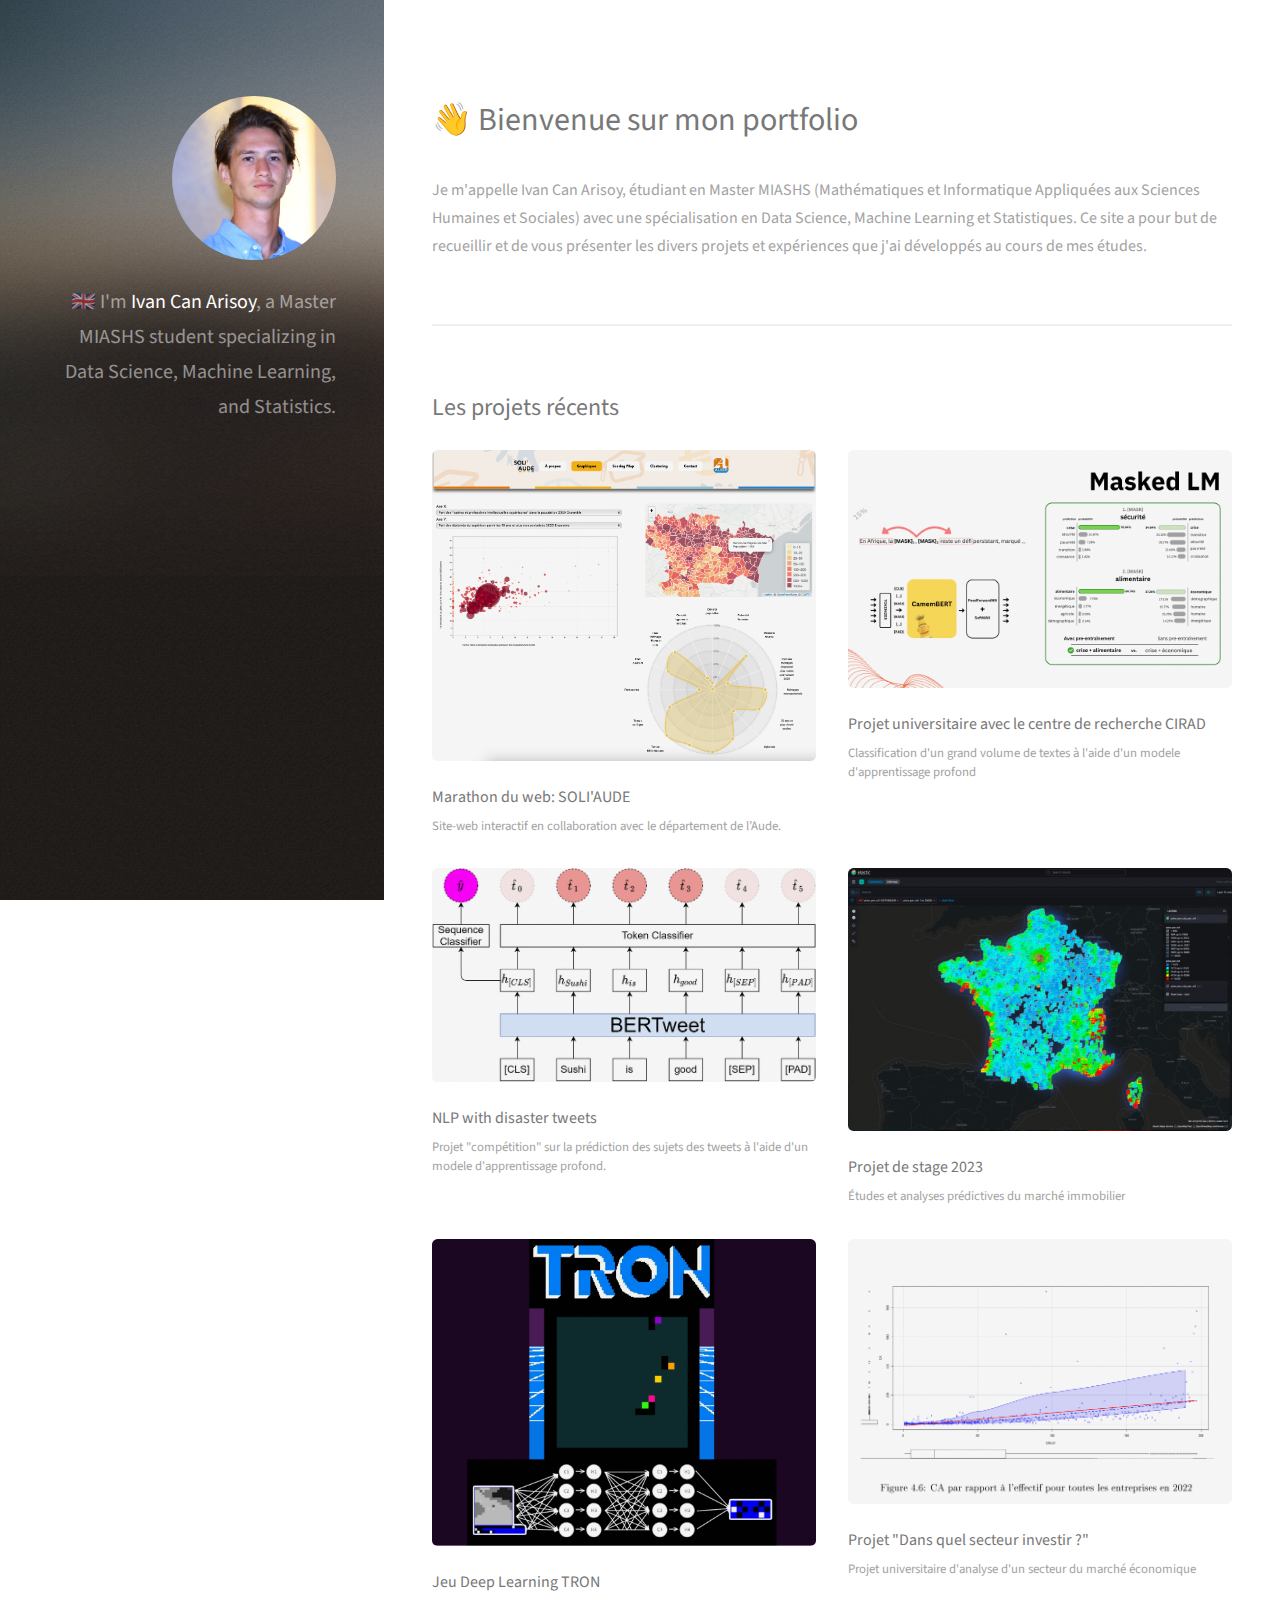
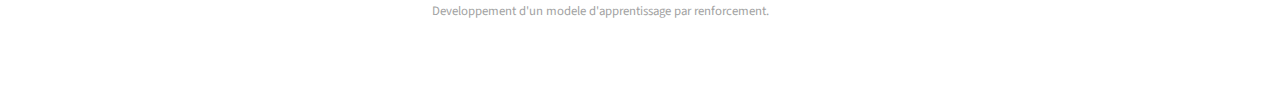
<file: index.html>
<!DOCTYPE HTML>
<html>
	<head>
		<title>Portfolio Ivan Can Arisoy</title>
		<meta charset="utf-8" />
		<meta name="viewport" content="width=device-width, initial-scale=1, user-scalable=no" />
		<link rel="stylesheet" href="assets/css/main.css" />
	</head>
	<body class="is-preload">

		<!-- Header -->
			<header id="header">
				<div class="inner">
					<a href="#" class="image avatar"><img src="images/avatar.png" alt="" /></a>
					<h1>🇬🇧 I'm <strong>Ivan Can Arisoy</strong>,<br /> a Master MIASHS student <br />
					specializing in Data Science,<br /> Machine Learning, and Statistics. <br /> </h1>
				</div>
			</header>

		<!-- Main -->
			<div id="main">

				<!-- One -->
					<section id="one">
						<header class="major">
						<h2>👋 Bienvenue sur mon portfolio</h2>
							</header>
							<p>Je m'appelle Ivan Can Arisoy, étudiant en Master MIASHS (Mathématiques et Informatique Appliquées aux Sciences Humaines et Sociales) avec une spécialisation en Data Science, Machine Learning et Statistiques. Ce site a pour but de recueillir et de vous présenter les divers projets et expériences que j'ai développés au cours de mes études.</p>

					</section>

				<!-- Two -->
					<section id="two">
						<h2>Les projets récents</h2>
						<div class="row">
							<article class="col-6 col-12-xsmall work-item">
								<a href="projet1.html" class="image fit thumb"><img src="images/thumbs/01.png" alt="" /></a>
								<h3>Marathon du web: SOLI'AUDE</h3>
								<p>Site-web interactif en collaboration avec le département de l’Aude.</p>
							</article>
							<article class="col-6 col-12-xsmall work-item">
								<a href="projet2.html" class="image fit thumb"><img src="images/thumbs/02.png" alt="" /></a>
								<h3>Projet universitaire avec le centre de recherche CIRAD</h3>
								<p>Classification d'un grand volume de textes à l'aide d'un modele d'apprentissage profond</p>
							</article>
							<article class="col-6 col-12-xsmall work-item">
								<a href="projet4.html" class="image fit thumb"><img src="images/thumbs/04.png" alt="" /></a>
								<h3>NLP with disaster tweets</h3>
								<p>Projet "compétition" sur la prédiction des sujets des tweets à l'aide d'un modele d'apprentissage profond.</p>
							</article>
							<article class="col-6 col-12-xsmall work-item">
								<a href="projet3.html" class="image fit thumb"><img src="images/thumbs/03.png" alt="" /></a>
								<h3>Projet de stage 2023</h3>
								<p>Études et analyses prédictives du marché immobilier</p>
							</article>

							<article class="col-6 col-12-xsmall work-item">
								<a href="projet5.html" class="image fit thumb"><img src="images/thumbs/05.png" alt="" /></a>
								<h3>Jeu Deep Learning TRON</h3>
								<p>Developpement d'un modele d'apprentissage par renforcement.</p>
							</article>
							<article class="col-6 col-12-xsmall work-item">
								<a href="projet6.html" class="image fit thumb"><img src="images/thumbs/06.png" alt="" /></a>
								<h3>Projet "Dans quel secteur investir ?"</h3>
								<p>Projet universitaire d'analyse d'un secteur du marché économique</p>
							</article>
						</div>
					</section>


	</body>
</html>
</file>
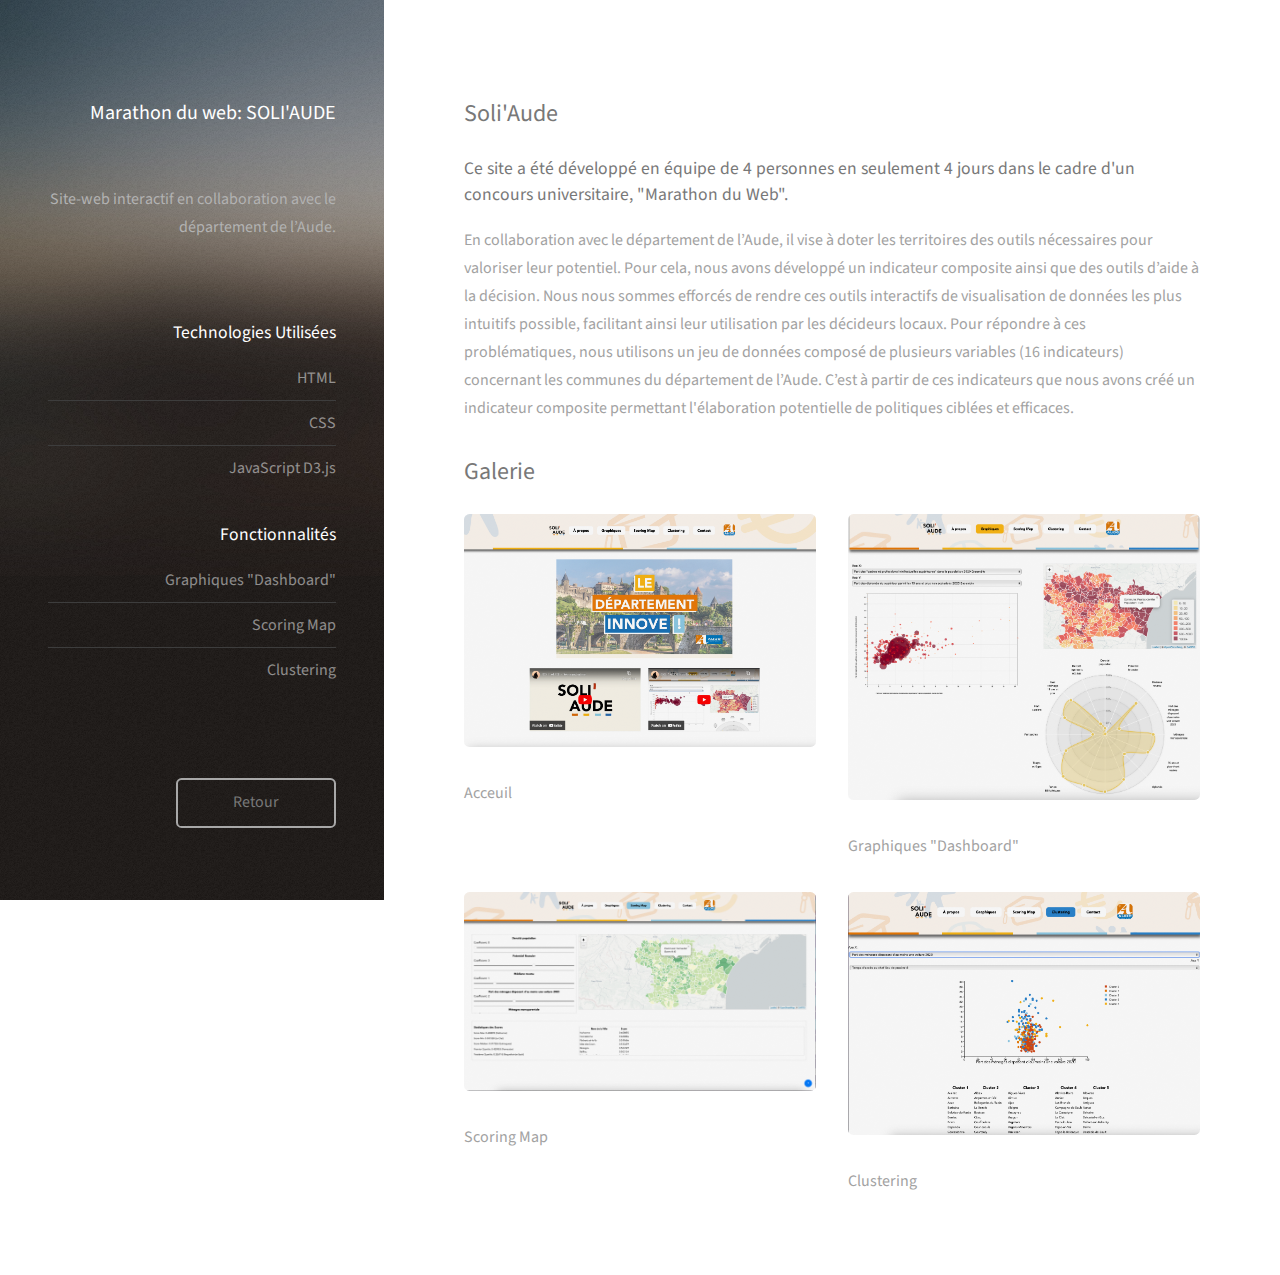
<file: projet1.html>
<!DOCTYPE HTML>
<html>
  <head>
    <title>Marathon du web: SOLI'AUDE</title>
    <meta charset="utf-8" />
    <meta name="viewport" content="width=device-width, initial-scale=1, user-scalable=no" />
    <link rel="stylesheet" href="assets/css/main.css" />
  </head>
  <body>

    <!-- Header -->
    <header id="header">
      <h1><strong>Marathon du web: SOLI'AUDE</strong></h1>
      <p>Site-web interactif en collaboration avec le département de l’Aude.</p>

      <div id="div-header" class="col-6 col-12-xsmall">
         <h4>Technologies Utilisées</h4>
         <ul class="alt">
            <li>HTML</li>
            <li>CSS</li>
            <li>JavaScript D3.js</li>
         </ul>

         <h4>Fonctionnalités</h4>
         <ul class="alt">
            <li>Graphiques "Dashboard"</li>
            <li>Scoring Map</li>
            <li>Clustering</li>
         </ul>
      </div>
    </header>

    <!-- Main -->
    <div id="main" class="wrapper">
      <div class="container">
        <!-- Content -->
        <section>
          <h2>Soli'Aude</h2>
          <h4> Ce site a été développé en équipe de 4 personnes en seulement 4 jours dans le cadre d'un concours universitaire, "Marathon du Web". </h4>
          <p>
            En collaboration avec le département de l’Aude, il vise à doter les territoires des outils nécessaires pour valoriser leur potentiel. Pour cela, nous avons développé un indicateur composite ainsi que des outils d’aide à la décision. Nous nous sommes efforcés de rendre ces outils interactifs de visualisation de données les plus intuitifs possible, facilitant ainsi leur utilisation par les décideurs locaux. Pour répondre à ces problématiques, nous utilisons un jeu de données composé de plusieurs variables (16 indicateurs) concernant les communes du département de l’Aude. C’est à partir de ces indicateurs que nous avons créé un indicateur composite permettant l'élaboration potentielle de politiques ciblées et efficaces.</p>


         <h2>Galerie</h2>
         <div class="row">
         <div class="col-6 col-12-small">
            <a href="#popup1" class="image fit"><img src="images/fulls/1a.png" alt="" /></a>
            <p class="image-label">Acceuil</p>
         </div>
         <div class="col-6 col-12-small">
            <a href="#popup2" class="image fit"><img src="images/fulls/1b.png" alt="" /></a>
            <p class="image-label">Graphiques "Dashboard"</p>
         </div>
         <div class="col-6 col-12-small">
            <a href="#popup3" class="image fit"><img src="images/fulls/1c.png" alt="" /></a>
            <p class="image-label">Scoring Map</p>
         </div>
         <div class="col-6 col-12-small">
            <a href="#popup4" class="image fit"><img src="images/fulls/1d.png" alt="" /></a>
            <p class="image-label">Clustering</p>
         </div>
         </div>

         <!-- Popup modals -->
         <div id="popup1" class="overlay">
         <div class="popup">
            <a class="close" href="#">&times;</a>
            <img src="images/fulls/1a.png" alt="Acceuil" />
         </div>
         </div>

         <div id="popup2" class="overlay">
         <div class="popup">
            <a class="close" href="#">&times;</a>
            <img src="images/fulls/1b.png" alt="Graphiques 'Dashboard'" />
         </div>
         </div>

         <div id="popup3" class="overlay">
         <div class="popup">
            <a class="close" href="#">&times;</a>
            <img src="images/fulls/1c.png" alt="Scoring Map" />
         </div>
         </div>

         <div id="popup4" class="overlay">
         <div class="popup">
            <a class="close" href="#">&times;</a>
            <img src="images/fulls/1d.png" alt="Clustering" />
         </div>
         </div>


        </section>
      </div>
    </div>

    <!-- Footer -->
    <footer id="footer">
       <p>
        <a href="index.html" class="button">Retour</a>
      </p>
    </footer>

    <script src="assets/js/jquery.min.js"></script>
    <script src="assets/js/browser.min.js"></script>
    <script src="assets/js/breakpoints.min.js"></script>
    <script src="assets/js/util.js"></script>
    <script src="assets/js/main.js"></script>

  </body>
</html>
</file>
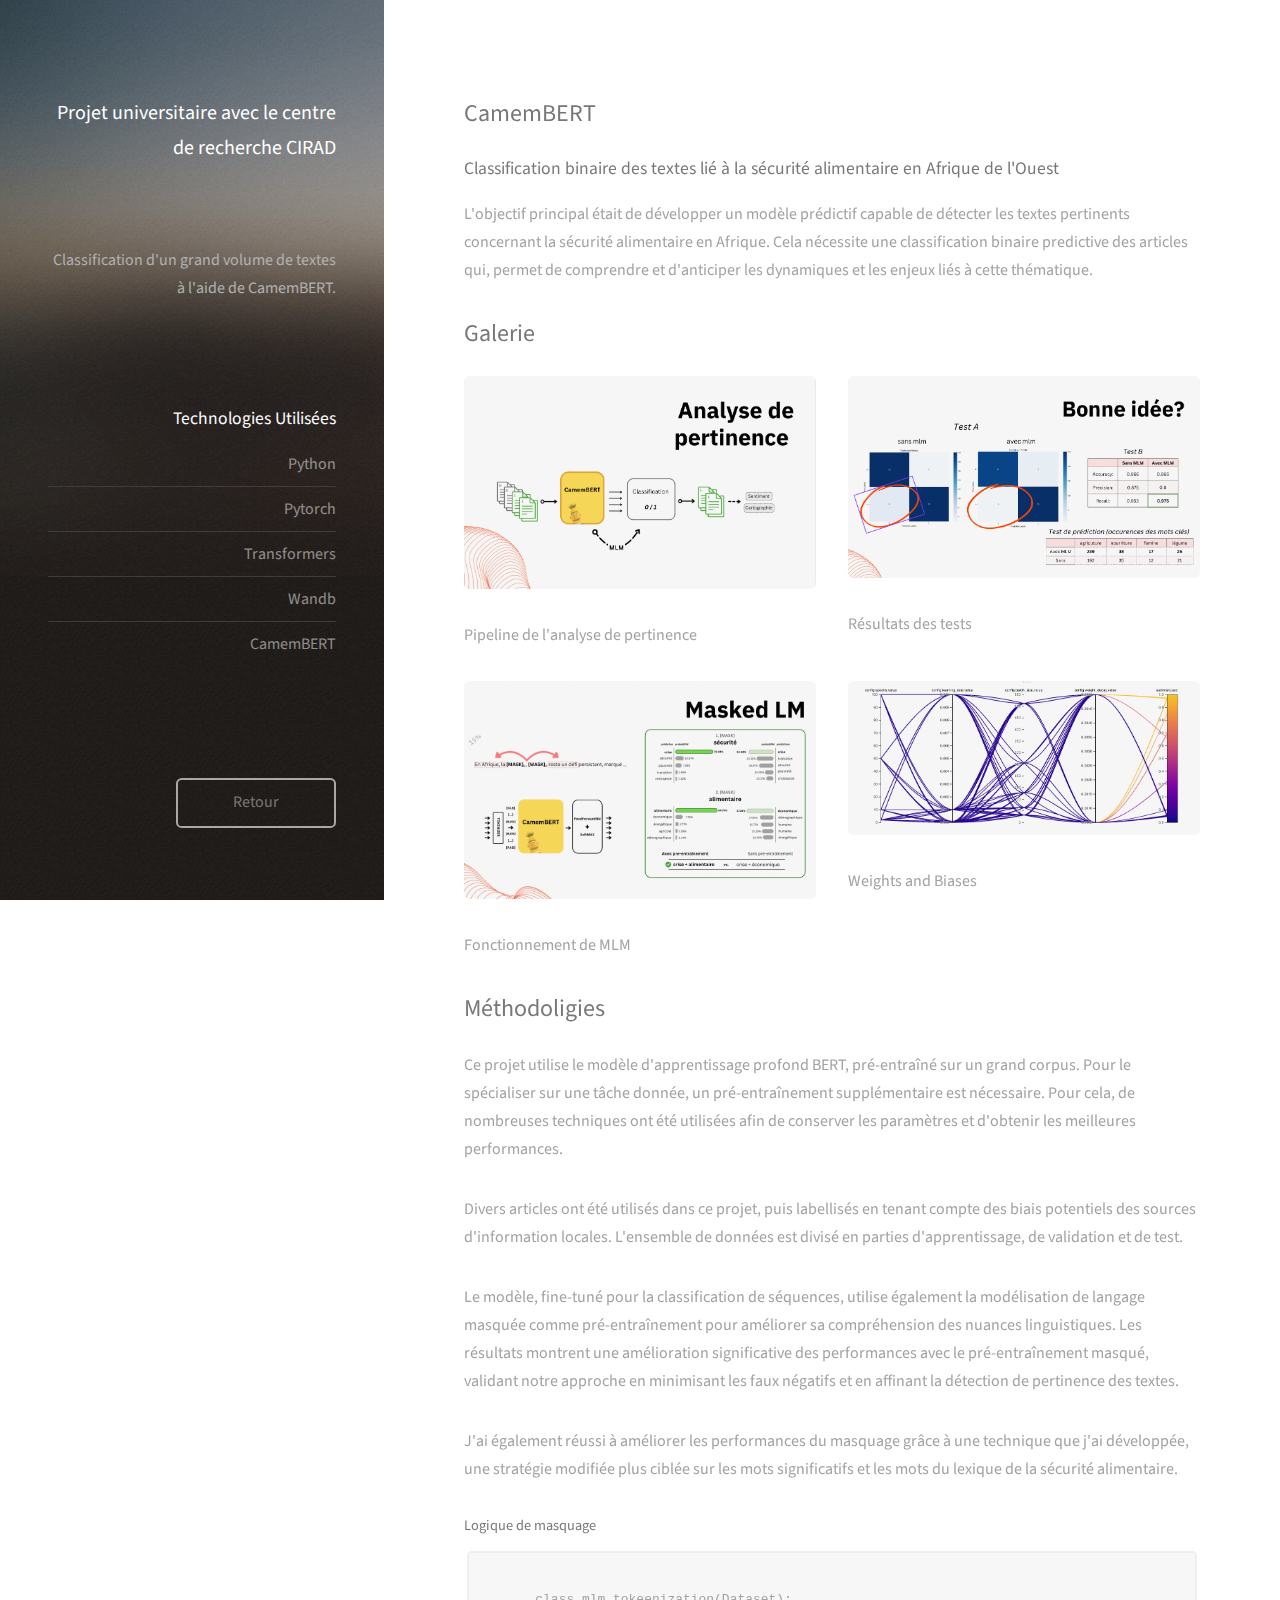
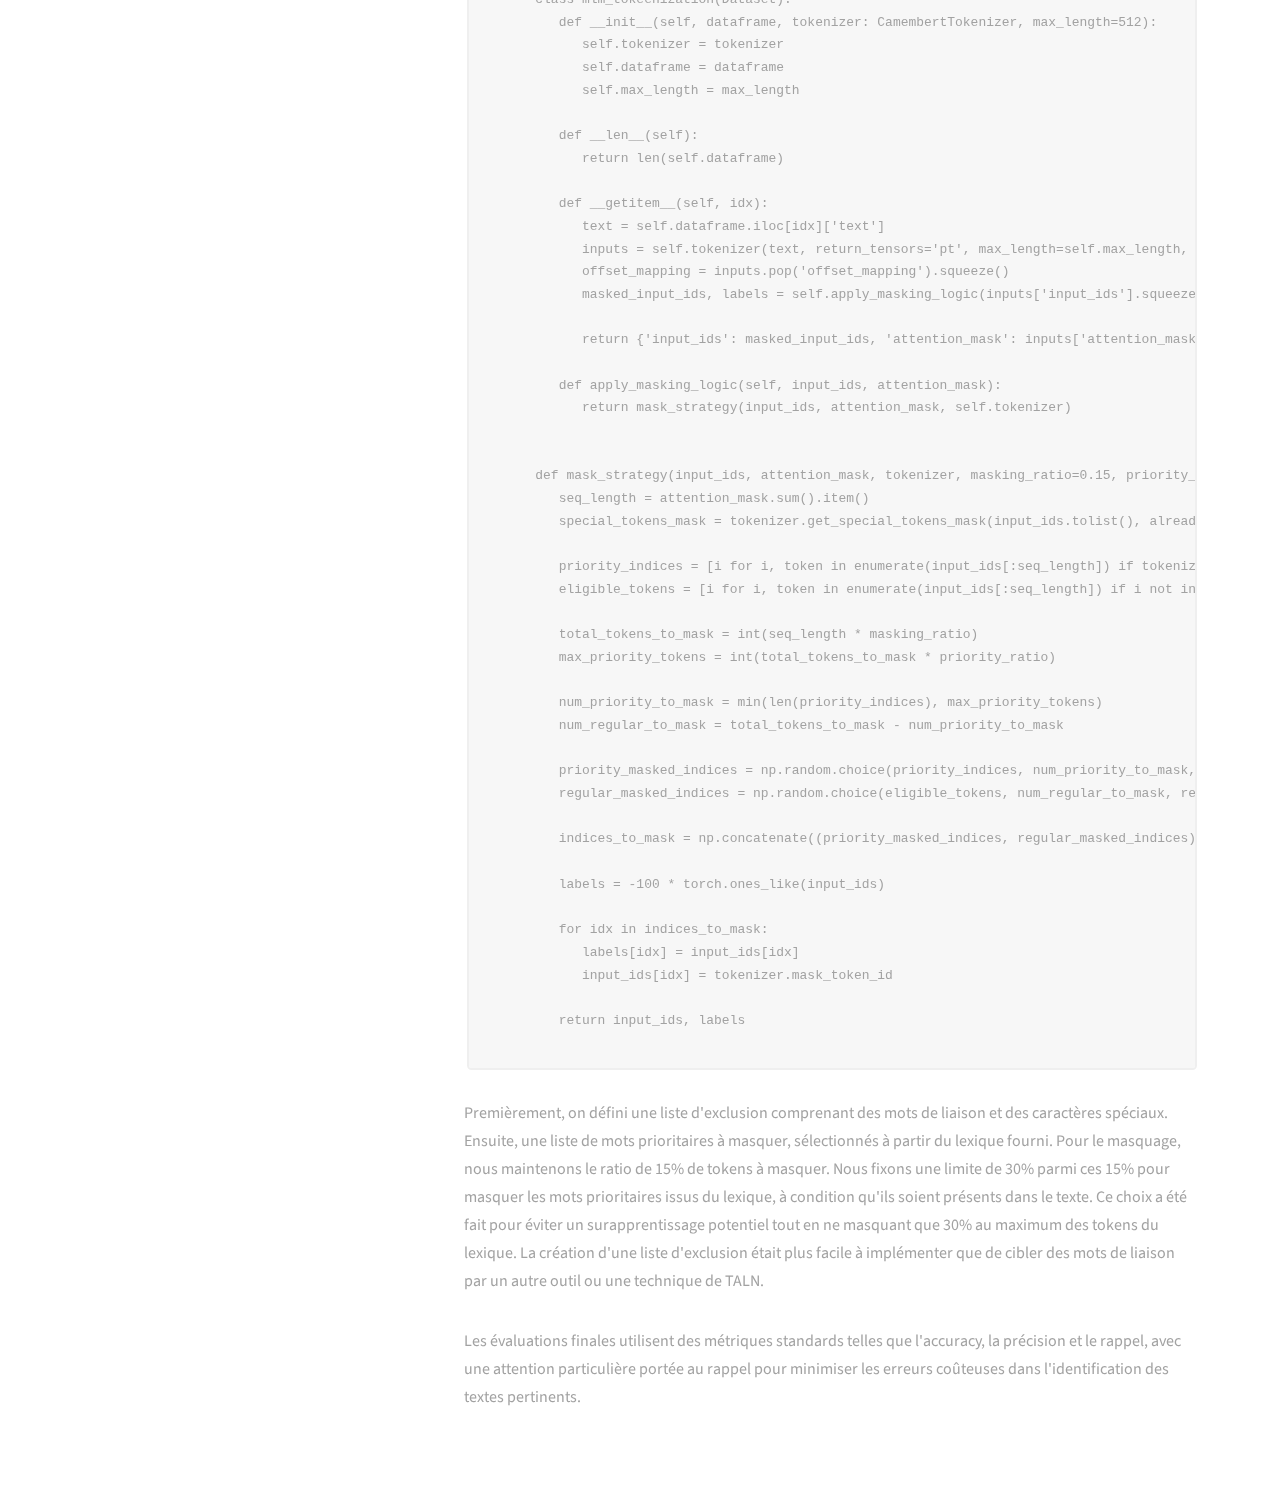
<file: projet2.html>
<!DOCTYPE HTML>
<html>
  <head>
    <title>Projet universitaire avec le centre de recherche CIRAD</title>
    <meta charset="utf-8" />
    <meta name="viewport" content="width=device-width, initial-scale=1, user-scalable=no" />
    <link rel="stylesheet" href="assets/css/main.css" />
  </head>
  <body>

    <!-- Header -->
    <header id="header">
      <h1><strong>Projet universitaire avec le centre de recherche CIRAD</strong></h1>
      <p>Classification d'un grand volume de textes à l'aide de CamemBERT.</p>

      <div id="div-header" class="col-6 col-12-xsmall">
         <h4>Technologies Utilisées</h4>
         <ul class="alt">
            <li>Python</li>
            <li>Pytorch</li>
            <li>Transformers</li>
            <li>Wandb</li>
            <li>CamemBERT</li>
         </ul>
      </div>
    </header>

    <!-- Main -->
    <div id="main" class="wrapper">
      <div class="container">
        <!-- Content -->
        <section>
          <h2>CamemBERT</h2>
          <h4> Classification binaire des textes lié à la sécurité alimentaire en Afrique de l'Ouest </h4>
          <p>
            L'objectif principal était de développer un modèle prédictif capable de détecter les textes pertinents concernant la sécurité alimentaire en Afrique. Cela nécessite une classification binaire predictive des articles qui, permet de comprendre et d'anticiper les dynamiques et les enjeux liés à cette thématique. </p>


         <h2>Galerie</h2>
         <div class="row">
         <div class="col-6 col-12-small">
            <a href="#popup1" class="image fit"><img src="images/fulls/2a.png" alt="" /></a>
            <p class="image-label">Pipeline de l'analyse de pertinence</p>
         </div>
         <div class="col-6 col-12-small">
            <a href="#popup2" class="image fit"><img src="images/fulls/2b.png" alt="" /></a>
            <p class="image-label">Résultats des tests</p>
         </div>
         <div class="col-6 col-12-small">
            <a href="#popup3" class="image fit"><img src="images/fulls/2c.png" alt="" /></a>
            <p class="image-label">Fonctionnement de MLM</p>
         </div>
         <div class="col-6 col-12-small">
            <a href="#popup4" class="image fit"><img src="images/fulls/2d.png" alt="" /></a>
            <p class="image-label">Weights and Biases</p>
         </div>
         </div>

         <!-- Popup modals -->
         <div id="popup1" class="overlay">
         <div class="popup">
            <a class="close" href="#">&times;</a>
            <img src="images/fulls/2a.png" alt="Acceuil" />
         </div>
         </div>

         <div id="popup2" class="overlay">
         <div class="popup">
            <a class="close" href="#">&times;</a>
            <img src="images/fulls/2b.png" alt="Graphiques 'Dashboard'" />
         </div>
         </div>

         <div id="popup3" class="overlay">
         <div class="popup">
            <a class="close" href="#">&times;</a>
            <img src="images/fulls/2c.png" alt="Scoring Map" />
         </div>
         </div>

         <div id="popup4" class="overlay">
         <div class="popup">
            <a class="close" href="#">&times;</a>
            <img src="images/fulls/2d.png" alt="Clustering" />
         </div>
         </div>

      <h2>Méthodoligies</h2>
       <p>
         Ce projet utilise le modèle d'apprentissage profond BERT, pré-entraîné sur un grand corpus. Pour le spécialiser sur une tâche donnée, un pré-entraînement supplémentaire est nécessaire. Pour cela, de nombreuses techniques ont été utilisées afin de conserver les paramètres et d'obtenir les meilleures performances.
      </p>
      <p>
         Divers articles ont été utilisés dans ce projet, puis labellisés en tenant compte des biais potentiels des sources d'information locales. L'ensemble de données est divisé en parties d'apprentissage, de validation et de test.
      </p>
      <p>
         Le modèle, fine-tuné pour la classification de séquences, utilise également la modélisation de langage masquée comme pré-entraînement pour améliorer sa compréhension des nuances linguistiques. Les résultats montrent une amélioration significative des performances avec le pré-entraînement masqué, validant notre approche en minimisant les faux négatifs et en affinant la détection de pertinence des textes.
      </p>
      <p>
      J'ai également réussi à améliorer les performances du masquage grâce à une technique que j'ai développée, une stratégie modifiée plus ciblée sur les mots significatifs et les mots du lexique de la sécurité alimentaire.
      </p>
      <h5>Logique de masquage</h5>
		<pre><code>
      class mlm_tokeenization(Dataset):
         def __init__(self, dataframe, tokenizer: CamembertTokenizer, max_length=512):
            self.tokenizer = tokenizer
            self.dataframe = dataframe
            self.max_length = max_length

         def __len__(self):
            return len(self.dataframe)

         def __getitem__(self, idx):
            text = self.dataframe.iloc[idx]['text']
            inputs = self.tokenizer(text, return_tensors='pt', max_length=self.max_length, truncation=True, padding='max_length', return_offsets_mapping=True)
            offset_mapping = inputs.pop('offset_mapping').squeeze()
            masked_input_ids, labels = self.apply_masking_logic(inputs['input_ids'].squeeze(), inputs['attention_mask'].squeeze())

            return {'input_ids': masked_input_ids, 'attention_mask': inputs['attention_mask'].squeeze(), 'labels': labels}

         def apply_masking_logic(self, input_ids, attention_mask):
            return mask_strategy(input_ids, attention_mask, self.tokenizer)


      def mask_strategy(input_ids, attention_mask, tokenizer, masking_ratio=0.15, priority_ratio=0.3):
         seq_length = attention_mask.sum().item()
         special_tokens_mask = tokenizer.get_special_tokens_mask(input_ids.tolist(), already_has_special_tokens=True)

         priority_indices = [i for i, token in enumerate(input_ids[:seq_length]) if tokenizer.decode([token], skip_special_tokens=True).strip() in priority_vocab]
         eligible_tokens = [i for i, token in enumerate(input_ids[:seq_length]) if i not in priority_indices and special_tokens_mask[i] == 0 and tokenizer.decode([token], skip_special_tokens=True).strip() not in exclusion_list]

         total_tokens_to_mask = int(seq_length * masking_ratio)
         max_priority_tokens = int(total_tokens_to_mask * priority_ratio)

         num_priority_to_mask = min(len(priority_indices), max_priority_tokens)
         num_regular_to_mask = total_tokens_to_mask - num_priority_to_mask

         priority_masked_indices = np.random.choice(priority_indices, num_priority_to_mask, replace=False) if priority_indices else []
         regular_masked_indices = np.random.choice(eligible_tokens, num_regular_to_mask, replace=False) if eligible_tokens else []

         indices_to_mask = np.concatenate((priority_masked_indices, regular_masked_indices)).astype(int).tolist()

         labels = -100 * torch.ones_like(input_ids)

         for idx in indices_to_mask:
            labels[idx] = input_ids[idx]
            input_ids[idx] = tokenizer.mask_token_id

         return input_ids, labels
      </code></pre>
      <p>
         Premièrement, on défini une liste d'exclusion comprenant des mots de liaison et des caractères spéciaux. Ensuite, une liste de mots prioritaires à masquer, sélectionnés à partir du lexique fourni. Pour le masquage, nous maintenons le ratio de 15% de tokens à masquer. Nous fixons une limite de 30% parmi ces 15% pour masquer les mots prioritaires issus du lexique, à condition qu'ils soient présents dans le texte. Ce choix a été fait pour éviter un surapprentissage potentiel tout en ne masquant que 30% au maximum des tokens du lexique. La création d'une liste d'exclusion était plus facile à implémenter que de cibler des mots de liaison par un autre outil ou une technique de TALN.
      </p>
      <p>
         Les évaluations finales utilisent des métriques standards telles que l'accuracy, la précision et le rappel, avec une attention particulière portée au rappel pour minimiser les erreurs coûteuses dans l'identification des textes pertinents.
      </p>

        </section>
      </div>
    </div>

    <!-- Footer -->
    <footer id="footer">
       <p>
        <a href="index.html" class="button">Retour</a>
      </p>
    </footer>

    <script src="assets/js/jquery.min.js"></script>
    <script src="assets/js/browser.min.js"></script>
    <script src="assets/js/breakpoints.min.js"></script>
    <script src="assets/js/util.js"></script>
    <script src="assets/js/main.js"></script>

  </body>
</html>
</file>
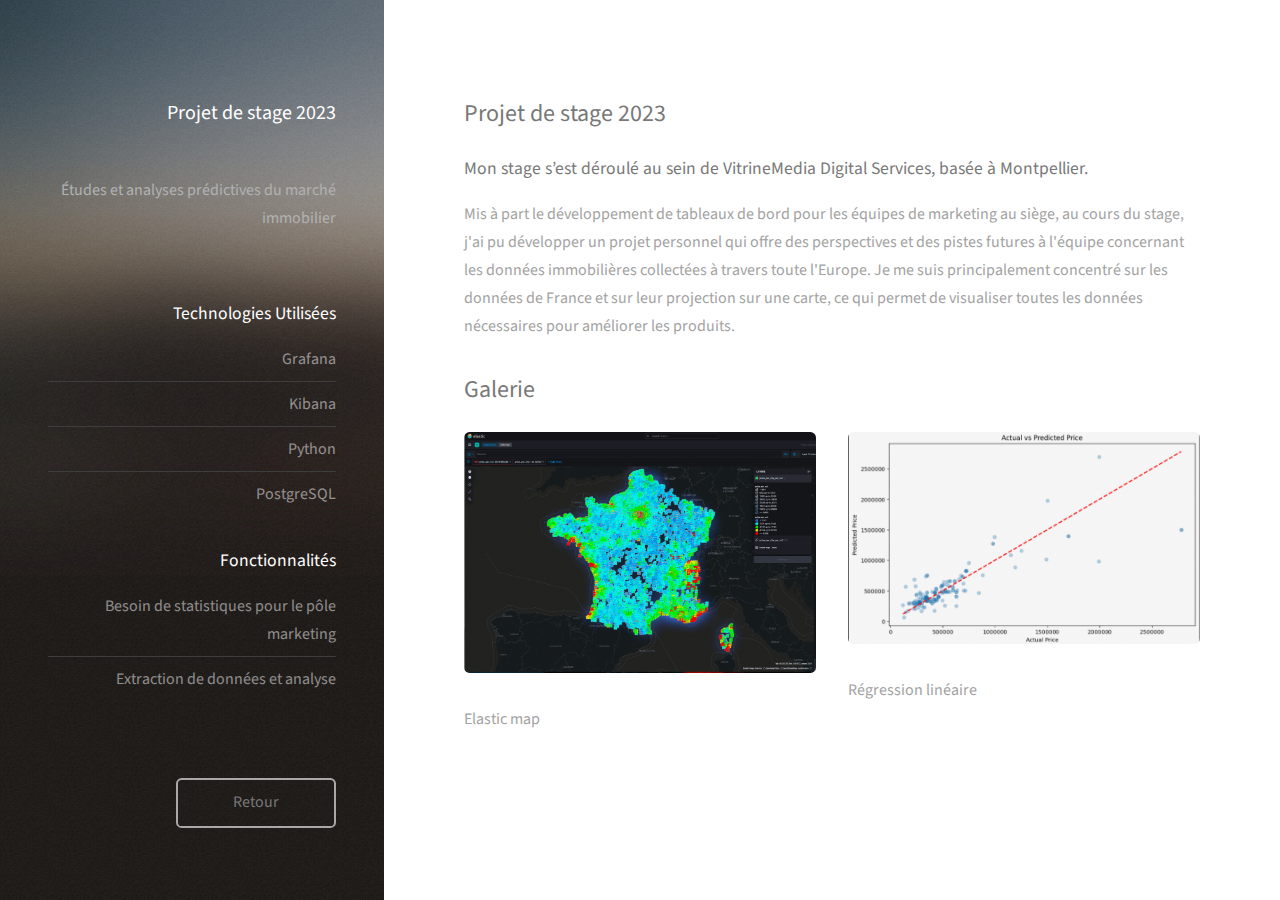
<file: projet3.html>
<!DOCTYPE HTML>
<html>
  <head>
    <title>Marathon du web: SOLI'AUDE</title>
    <meta charset="utf-8" />
    <meta name="viewport" content="width=device-width, initial-scale=1, user-scalable=no" />
    <link rel="stylesheet" href="assets/css/main.css" />
  </head>
  <body>

    <!-- Header -->
    <header id="header">
      <h1><strong>Projet de stage 2023</strong></h1>
      <p>Études et analyses prédictives du marché immobilier</p>

      <div id="div-header" class="col-6 col-12-xsmall">
         <h4>Technologies Utilisées</h4>
         <ul class="alt">
            <li>Grafana</li>
            <li>Kibana</li>
            <li>Python</li>
            <li>PostgreSQL</li>
         </ul>

         <h4>Fonctionnalités</h4>
         <ul class="alt">
            <li>Besoin de statistiques pour le pôle marketing</li>
            <li>Extraction de données et analyse</li>
         </ul>
      </div>
    </header>

    <!-- Main -->
    <div id="main" class="wrapper">
      <div class="container">
        <!-- Content -->
        <section>
          <h2>Projet de stage 2023</h2>
          <h4> Mon stage s’est déroulé au sein de VitrineMedia Digital Services, basée à Montpellier. </h4>
          <p> Mis à part le développement de tableaux de bord pour les équipes de marketing au siège, au cours du stage, j'ai pu développer un projet personnel qui offre des perspectives et des pistes futures à l'équipe concernant les données immobilières collectées à travers toute l'Europe. Je me suis principalement concentré sur les données de France et sur leur projection sur une carte, ce qui permet de visualiser toutes les données nécessaires pour améliorer les produits.</p>


         <h2>Galerie</h2>
         <div class="row">
         <div class="col-6 col-12-small">
            <a href="#popup1" class="image fit"><img src="images/fulls/3a.png" alt="" /></a>
            <p class="image-label">Elastic map</p>
         </div>
         <div class="col-6 col-12-small">
            <a href="#popup2" class="image fit"><img src="images/fulls/3b.png" alt="" /></a>
            <p class="image-label">Régression linéaire</p>
         </div>

         </div>

         <!-- Popup modals -->
         <div id="popup1" class="overlay">
         <div class="popup">
            <a class="close" href="#">&times;</a>
            <img src="images/fulls/3a.png" alt="Acceuil" />
         </div>
         </div>

         <div id="popup2" class="overlay">
         <div class="popup">
            <a class="close" href="#">&times;</a>
            <img src="images/fulls/3b.png" alt="Graphiques 'Dashboard'" />
         </div>
         </div>


        </section>
      </div>
    </div>

    <!-- Footer -->
    <footer id="footer">
       <p>
        <a href="index.html" class="button">Retour</a>
      </p>
    </footer>

    <script src="assets/js/jquery.min.js"></script>
    <script src="assets/js/browser.min.js"></script>
    <script src="assets/js/breakpoints.min.js"></script>
    <script src="assets/js/util.js"></script>
    <script src="assets/js/main.js"></script>

  </body>
</html>
</file>
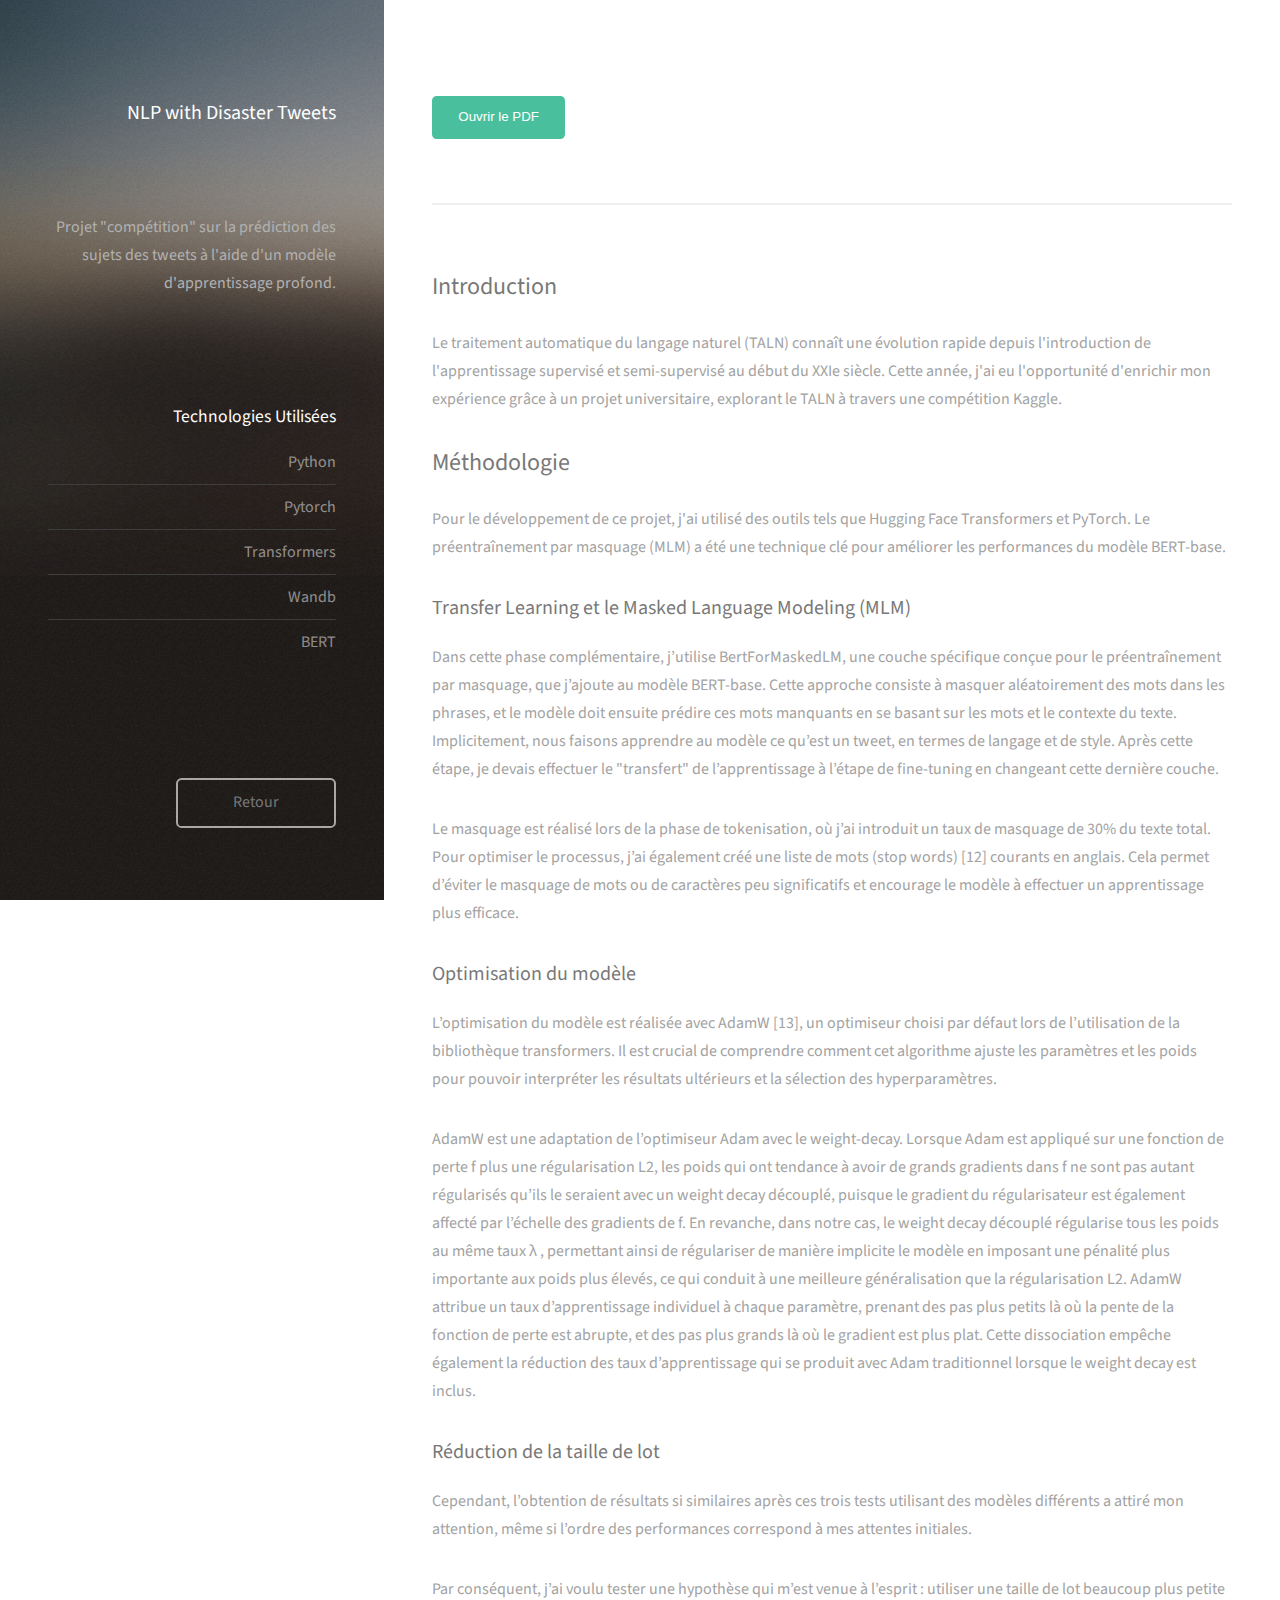
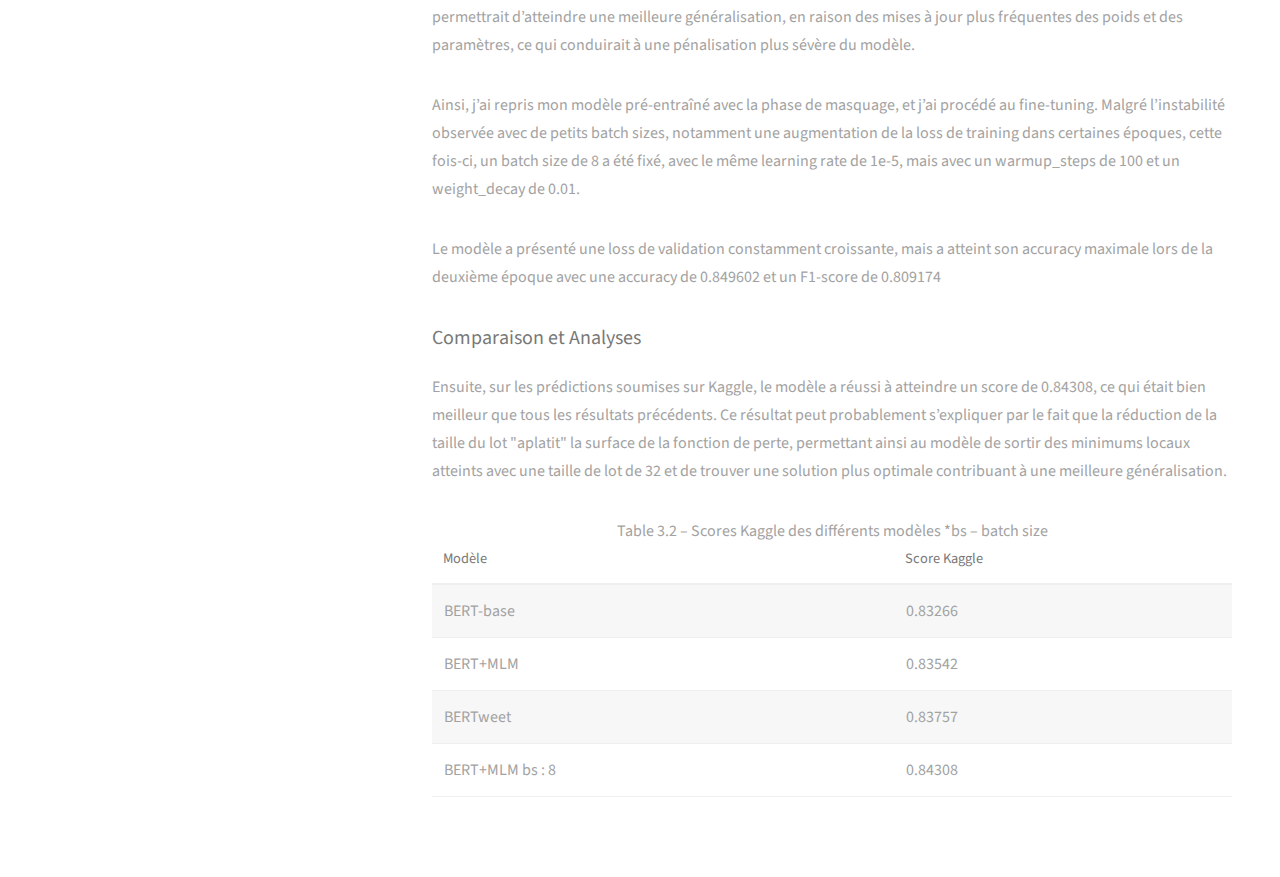
<file: projet4.html>
<!DOCTYPE HTML>
<html>
  <head>
    <title>NLP with Disaster Tweets</title>
    <meta charset="utf-8" />
    <meta name="viewport" content="width=device-width, initial-scale=1, user-scalable=no" />
    <link rel="stylesheet" href="assets/css/main.css" />
  </head>
  <body>
    <!-- Header -->
    <header id="header">
      <h1><strong>NLP with Disaster Tweets</strong></h1>
      <p>Projet "compétition" sur la prédiction des sujets des tweets à l'aide d'un modèle d'apprentissage profond.</p>
      <div id="div-header" class="col-6 col-12-xsmall">
        <h4>Technologies Utilisées</h4>
        <ul class="alt">
          <li>Python</li>
          <li>Pytorch</li>
          <li>Transformers</li>
          <li>Wandb</li>
          <li>BERT</li>
        </ul>
      </div>
    <footer id="footer">
       <p>
        <a href="index.html" class="button">Retour</a>
      </p>
    </footer>
    </header>

    <!-- Main -->
    <div id="main" class="wrapper">
 
        <!-- Content -->
        <section id="one">
          
        <button id="openPdfModal" class="button primary">Ouvrir le PDF</button>
        <div id="pdfModal" class="modal">
          <div class="modal-content">
            <span class="close">&times;</span>
            <embed src="pdf/Memoire_final_compressed.pdf" width="100%" height="750px">
          </div>
        </div>
        </section>
        

        <section id="two">
          <h2>Introduction</h2>
          <p>Le traitement automatique du langage naturel (TALN) connaît une évolution rapide depuis l'introduction de l'apprentissage supervisé et semi-supervisé au début du XXIe siècle. Cette année, j'ai eu l'opportunité d'enrichir mon expérience grâce à un projet universitaire, explorant le TALN à travers une compétition Kaggle.</p>



          <h2>Méthodologie</h2>
          <p>Pour le développement de ce projet, j'ai utilisé des outils tels que Hugging Face Transformers et PyTorch. Le préentraînement par masquage (MLM) a été une technique clé pour améliorer les performances du modèle BERT-base.</p>


          <h3>Transfer Learning et le Masked Language Modeling (MLM)</h3>
          <p>Dans cette phase complémentaire, j’utilise BertForMaskedLM, une couche spécifique conçue pour le préentraînement par masquage, que j’ajoute au modèle BERT-base. Cette approche consiste à masquer aléatoirement des mots dans les phrases, et le modèle doit ensuite prédire ces mots manquants en se basant sur les mots et le contexte du texte. Implicitement, nous faisons apprendre au modèle ce qu’est un tweet, en termes de langage et de style. Après cette étape, je devais effectuer le "transfert" de l’apprentissage à l’étape de fine-tuning en changeant cette dernière couche.</p>
          <p>Le masquage est réalisé lors de la phase de tokenisation, où j’ai introduit un taux de masquage de 30% du texte total. Pour optimiser le processus, j’ai également créé une liste de mots (stop words) [12] courants en anglais. Cela permet d’éviter le masquage de mots ou de caractères peu significatifs et encourage le modèle à effectuer un apprentissage plus efficace.</p>
   

          <h3>Optimisation du modèle</h3>
          <p>L’optimisation du modèle est réalisée avec AdamW [13], un optimiseur choisi par défaut lors de l’utilisation de la bibliothèque transformers. Il est crucial de comprendre comment cet algorithme ajuste les paramètres et les poids pour pouvoir interpréter les résultats ultérieurs et la sélection des hyperparamètres.</p>
          <p>AdamW est une adaptation de l’optimiseur Adam avec le weight-decay. Lorsque Adam est appliqué sur une fonction de perte f plus une régularisation L2, les poids qui ont tendance à avoir de grands gradients dans f ne sont pas autant régularisés qu’ils le seraient avec un weight decay découplé, puisque le gradient du régularisateur est également affecté par l’échelle des gradients de f. En revanche, dans notre cas, le weight decay découplé régularise tous les poids au même taux λ , permettant ainsi de régulariser de manière implicite le modèle en imposant une pénalité plus importante aux poids plus élevés, ce qui conduit à une meilleure généralisation que la régularisation L2. AdamW attribue un taux d’apprentissage individuel à chaque paramètre, prenant des pas plus petits là où la pente de la fonction de perte est abrupte, et des pas plus grands là où le gradient est plus plat. Cette dissociation empêche également la réduction des taux d’apprentissage qui se produit avec Adam traditionnel lorsque le weight decay est inclus.</p>

          <h3>Réduction de la taille de lot</h3>
          <p>Cependant, l’obtention de résultats si similaires après ces trois tests utilisant des modèles différents a attiré mon attention, même si l’ordre des performances correspond à mes attentes initiales.</p>
          <p>Par conséquent, j’ai voulu tester une hypothèse qui m’est venue à l’esprit : utiliser une taille de lot beaucoup plus petite permettrait d’atteindre une meilleure généralisation, en raison des mises à jour plus fréquentes des poids et des paramètres, ce qui conduirait à une pénalisation plus sévère du modèle.</p>
          <p>Ainsi, j’ai repris mon modèle pré-entraîné avec la phase de masquage, et j’ai procédé au fine-tuning. Malgré l’instabilité observée avec de petits batch sizes, notamment une augmentation de la loss de training dans certaines époques, cette fois-ci, un batch size de 8 a été fixé, avec le même learning rate de 1e-5, mais avec un warmup_steps de 100 et un weight_decay de 0.01.</p>
          <p>Le modèle a présenté une loss de validation constamment croissante, mais a atteint son accuracy maximale lors de la deuxième époque avec une accuracy de 0.849602 et un F1-score de 0.809174</p>
 
          <h3>Comparaison et Analyses</h3>
          <p>Ensuite, sur les prédictions soumises sur Kaggle, le modèle a réussi à atteindre un score de 0.84308, ce qui était bien meilleur que tous les résultats précédents. Ce résultat peut probablement s’expliquer par le fait que la réduction de la taille du lot "aplatit" la surface de la fonction de perte, permettant ainsi au modèle de sortir des minimums locaux atteints avec une taille de lot de 32 et de trouver une solution plus optimale contribuant à une meilleure généralisation.</p>
          <table>
            <caption>Table 3.2 – Scores Kaggle des différents modèles *bs – batch size</caption>
            <thead>
              <tr>
                <th>Modèle</th>
                <th>Score Kaggle</th>
              </tr>
            </thead>
            <tbody>
              <tr>
                <td>BERT-base</td>
                <td>0.83266</td>
              </tr>
              <tr>
                <td>BERT+MLM</td>
                <td>0.83542</td>
              </tr>
              <tr>
                <td>BERTweet</td>
                <td>0.83757</td>
              </tr>
              <tr>
                <td>BERT+MLM bs : 8</td>
                <td>0.84308</td>
              </tr>
            </tbody>
          </table>
        </section>

      </div>
    </div>
            <!-- Footer -->


        <script>
          // Get the modal
          var modal = document.getElementById('pdfModal');

          // Get the button that opens the modal
          var btn = document.getElementById('openPdfModal');

          // Get the <span> element that closes the modal
          var span = document.getElementsByClassName('close')[0];

          // When the user clicks the button, open the modal 
          btn.onclick = function() {
            modal.style.display = "block";
          }

          // When the user clicks on <span> (x), close the modal
          span.onclick = function() {
            modal.style.display = "none";
          }
          // When the user clicks anywhere outside of the modal, close it
          window.onclick = function(event) {
            if (event.target == modal) {
              modal.style.display = "none";
            }
          }
        </script>
  </body>
</html>
</file>
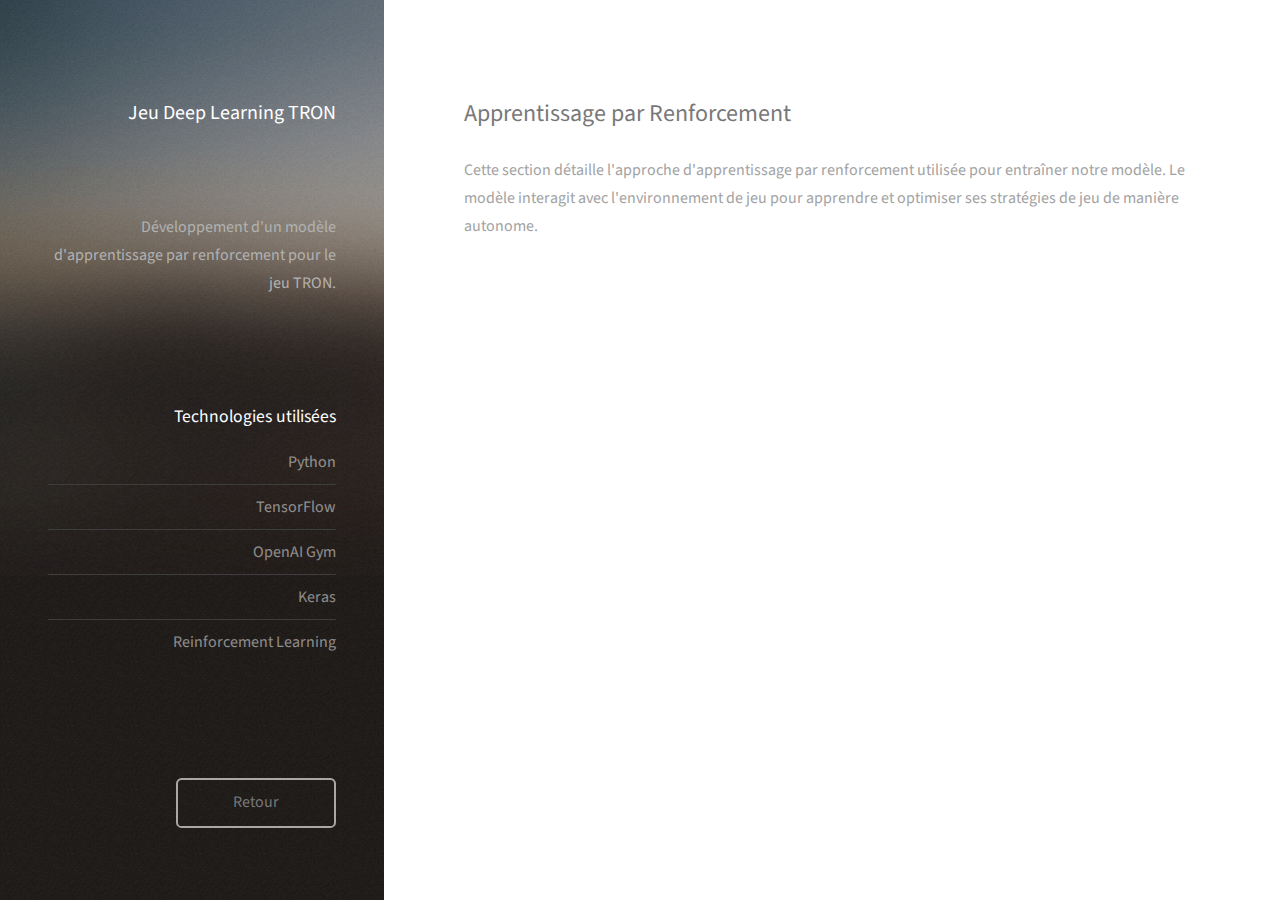
<file: projet5.html>
<!DOCTYPE HTML>
<html>
  <head>
    <title></title>
    <meta charset="utf-8" />
    <meta name="viewport" content="width=device-width, initial-scale=1, user-scalable=no" />
    <link rel="stylesheet" href="assets/css/main.css" />
  </head>
  <body>

    <!-- Header -->
    <header id="header">
      <h1><strong>Jeu Deep Learning TRON</strong></h1>
      <p>Développement d'un modèle d'apprentissage par renforcement pour le jeu TRON.</p>

      <div id="div-header" class="col-6 col-12-xsmall">
         <h4>Technologies utilisées</h4>
         <ul class="alt">
            <li>Python</li>
            <li>TensorFlow</li>
            <li>OpenAI Gym</li>
            <li>Keras</li>
            <li>Reinforcement Learning</li>
         </ul>
      </div>

     <footer id="footer">
       <p>
        <a href="index.html" class="button">Retour</a>
      </p>
    </footer>
    </header>
    <!-- Main -->
    <div id="main" class="wrapper">
      <div class="container">
        <!-- Content -->
         <section>
          <h2>Apprentissage par Renforcement</h2>
          <p>Cette section détaille l'approche d'apprentissage par renforcement utilisée pour entraîner notre modèle. Le modèle interagit avec l'environnement de jeu pour apprendre et optimiser ses stratégies de jeu de manière autonome.</p>
        </section>
  </body>
</html>
</file>
<file: assets/css/main.css>
@import url("fontawesome-all.min.css");
@import url("https://fonts.googleapis.com/css?family=Source+Sans+Pro:400,400italic");

/*
	Strata by HTML5 UP
	html5up.net | @ajlkn
	Free for personal and commercial use under the CCA 3.0 license (html5up.net/license)
*/

html, body, div, span, applet, object,
iframe, h1, h2, h3, h4, h5, h6, p, blockquote,
pre, a, abbr, acronym, address, big, cite,
code, del, dfn, em, img, ins, kbd, q, s, samp,
small, strike, strong, sub, sup, tt, var, b,
u, i, center, dl, dt, dd, ol, ul, li, fieldset,
form, label, legend, table, caption, tbody,
tfoot, thead, tr, th, td, article, aside,
canvas, details, embed, figure, figcaption,
footer, header, hgroup, menu, nav, output, ruby,
section, summary, time, mark, audio, video {
	margin: 0;
	padding: 0;
	border: 0;
	font-size: 100%;
	font: inherit;
	vertical-align: baseline;}

article, aside, details, figcaption, figure,
footer, header, hgroup, menu, nav, section {
	display: block;}

body {
	line-height: 1;
}

ol, ul {
	list-style: none;
}

blockquote, q {
	quotes: none;
}

	blockquote:before, blockquote:after, q:before, q:after {
		content: '';
		content: none;
	}

table {
	border-collapse: collapse;
	border-spacing: 0;
}

body {
	-webkit-text-size-adjust: none;
}

mark {
	background-color: transparent;
	color: inherit;
}

input::-moz-focus-inner {
	border: 0;
	padding: 0;
}

input, select, textarea {
	-moz-appearance: none;
	-webkit-appearance: none;
	-ms-appearance: none;
	appearance: none;
}

/* Basic */

	html {
		box-sizing: border-box;
	}

	*, *:before, *:after {
		box-sizing: inherit;
	}

	body {
		background: #fff;
	}

		body.is-preload *, body.is-preload *:before, body.is-preload *:after {
			-moz-animation: none !important;
			-webkit-animation: none !important;
			-ms-animation: none !important;
			animation: none !important;
			-moz-transition: none !important;
			-webkit-transition: none !important;
			-ms-transition: none !important;
			transition: none !important;
		}

	body, input, select, textarea {
		color: #a2a2a2;
		font-family: "Source Sans Pro", Helvetica, sans-serif;
		font-size: 16pt;
		font-weight: 400;
		line-height: 1.75em;
	}

	a {
		-moz-transition: color 0.2s ease-in-out, border-color 0.2s ease-in-out;
		-webkit-transition: color 0.2s ease-in-out, border-color 0.2s ease-in-out;
		-ms-transition: color 0.2s ease-in-out, border-color 0.2s ease-in-out;
		transition: color 0.2s ease-in-out, border-color 0.2s ease-in-out;
		border-bottom: dotted 1px;
		color: #49bf9d;
		text-decoration: none;
	}

		a:hover {
			border-bottom-color: transparent;
			color: #49bf9d !important;
			text-decoration: none;
		}

	strong, b {
		color: #787878;
		font-weight: 400;
	}

	em, i {
		font-style: italic;
	}

	p {
		margin: 0 0 2em 0;
	}

	h1, h2, h3, h4, h5, h6 {
		color: #787878;
		font-weight: 400;
		line-height: 1em;
		margin: 0 0 1em 0;
	}

		h1 a, h2 a, h3 a, h4 a, h5 a, h6 a {
			color: inherit;
			text-decoration: none;
		}

	h1 {
		font-size: 2em;
		line-height: 1.5em;
	}

	h2 {
		font-size: 1.5em;
		line-height: 1.5em;
	}

	h3 {
		font-size: 1.25em;
		line-height: 1.5em;
	}

	h4 {
		font-size: 1.1em;
		line-height: 1.5em;
	}

	h5 {
		font-size: 0.9em;
		line-height: 1.5em;
	}

	h6 {
		font-size: 0.7em;
		line-height: 1.5em;
	}

	sub {
		font-size: 0.8em;
		position: relative;
		top: 0.5em;
	}

	sup {
		font-size: 0.8em;
		position: relative;
		top: -0.5em;
	}

	hr {
		border: 0;
		border-bottom: solid 2px #efefef;
		margin: 2em 0;
	}

		hr.major {
			margin: 3em 0;
		}

	blockquote {
		border-left: solid 6px #efefef;
		font-style: italic;
		margin: 0 0 2em 0;
		padding: 0.5em 0 0.5em 1.5em;
	}

	code {
		background: #f7f7f7;
		border-radius: 0.35em;
		border: solid 2px #efefef;
		font-family: "Courier New", monospace;
		font-size: 0.9em;
		margin: 0 0.25em;
		padding: 0.25em 0.65em;
	}

	pre {
		-webkit-overflow-scrolling: touch;
		font-family: "Courier New", monospace;
		font-size: 0.9em;
		margin: 0 0 2em 0;
	}

		pre code {
			display: block;
			line-height: 1.75em;
			padding: 1em 1.5em;
			overflow-x: auto;
		}

	.align-left {
		text-align: left;
	}

	.align-center {
		text-align: center;
	}

	.align-right {
		text-align: right;
	}

/* Container */

	.container {
		margin: 0 auto;
		max-width: calc(100% - 4em);
		width: 100%;
	}

		.container.xsmall {
			width: 25%;
		}

		.container.small {
			width: 50%;
		}

		.container.medium {
			width: 75%;
		}

		.container.large {
			width: 125%;
		}

		.container.xlarge {
			width: 150%;
		}

		.container.max {
			width: 100%;
		}

		@media screen and (max-width: 980px) {

			.container {
				width: 100% !important;
				max-width: 100% !important;
			}

		}

		@media screen and (max-width: 480px) {

			.container {
				max-width: calc(100% - 3em);
			}

		}

/* Row */

	.row {
		display: flex;
		flex-wrap: wrap;
		box-sizing: border-box;
		align-items: stretch;
	}

		.row > * {
			box-sizing: border-box;
		}

		.row.gtr-uniform > * > :last-child {
			margin-bottom: 0;
		}

		.row.aln-left {
			justify-content: flex-start;
		}

		.row.aln-center {
			justify-content: center;
		}

		.row.aln-right {
			justify-content: flex-end;
		}

		.row.aln-top {
			align-items: flex-start;
		}

		.row.aln-middle {
			align-items: center;
		}

		.row.aln-bottom {
			align-items: flex-end;
		}

		.row > .imp {
			order: -1;
		}

		.row > .col-1 {
			width: 8.33333%;
		}

		.row > .off-1 {
			margin-left: 8.33333%;
		}

		.row > .col-2 {
			width: 16.66667%;
		}

		.row > .off-2 {
			margin-left: 16.66667%;
		}

		.row > .col-3 {
			width: 25%;
		}

		.row > .off-3 {
			margin-left: 25%;
		}

		.row > .col-4 {
			width: 33.33333%;
		}

		.row > .off-4 {
			margin-left: 33.33333%;
		}

		.row > .col-5 {
			width: 41.66667%;
		}

		.row > .off-5 {
			margin-left: 41.66667%;
		}

		.row > .col-6 {
			width: 50%;
		}

		.row > .off-6 {
			margin-left: 50%;
		}

		.row > .col-7 {
			width: 58.33333%;
		}

		.row > .off-7 {
			margin-left: 58.33333%;
		}

		.row > .col-8 {
			width: 66.66667%;
		}

		.row > .off-8 {
			margin-left: 66.66667%;
		}

		.row > .col-9 {
			width: 75%;
		}

		.row > .off-9 {
			margin-left: 75%;
		}

		.row > .col-10 {
			width: 83.33333%;
		}

		.row > .off-10 {
			margin-left: 83.33333%;
		}

		.row > .col-11 {
			width: 91.66667%;
		}

		.row > .off-11 {
			margin-left: 91.66667%;
		}

		.row > .col-12 {
			width: 100%;
		}

		.row > .off-12 {
			margin-left: 100%;
		}

		.row.gtr-0 {
			margin-top: 0;
			margin-left: 0em;
		}

			.row.gtr-0 > * {
				padding: 0 0 0 0em;
			}

			.row.gtr-0.gtr-uniform {
				margin-top: 0em;
			}

				.row.gtr-0.gtr-uniform > * {
					padding-top: 0em;
				}

		.row.gtr-25 {
			margin-top: 0;
			margin-left: -0.625em;
		}

			.row.gtr-25 > * {
				padding: 0 0 0 0.625em;
			}

			.row.gtr-25.gtr-uniform {
				margin-top: -0.625em;
			}

				.row.gtr-25.gtr-uniform > * {
					padding-top: 0.625em;
				}

		.row.gtr-50 {
			margin-top: 0;
			margin-left: -1.25em;
		}

			.row.gtr-50 > * {
				padding: 0 0 0 1.25em;
			}

			.row.gtr-50.gtr-uniform {
				margin-top: -1.25em;
			}

				.row.gtr-50.gtr-uniform > * {
					padding-top: 1.25em;
				}

		.row {
			margin-top: 0;
			margin-left: -2.5em;
		}

			.row > * {
				padding: 0 0 0 2.5em;
			}

			.row.gtr-uniform {
				margin-top: -2.5em;
			}

				.row.gtr-uniform > * {
					padding-top: 2.5em;
				}

		.row.gtr-150 {
			margin-top: 0;
			margin-left: -3.75em;
		}

			.row.gtr-150 > * {
				padding: 0 0 0 3.75em;
			}

			.row.gtr-150.gtr-uniform {
				margin-top: -3.75em;
			}

				.row.gtr-150.gtr-uniform > * {
					padding-top: 3.75em;
				}

		.row.gtr-200 {
			margin-top: 0;
			margin-left: -5em;
		}

			.row.gtr-200 > * {
				padding: 0 0 0 5em;
			}

			.row.gtr-200.gtr-uniform {
				margin-top: -5em;
			}

				.row.gtr-200.gtr-uniform > * {
					padding-top: 5em;
				}

		@media screen and (max-width: 1800px) {

			.row {
				display: flex;
				flex-wrap: wrap;
				box-sizing: border-box;
				align-items: stretch;
			}

				.row > * {
					box-sizing: border-box;
				}

				.row.gtr-uniform > * > :last-child {
					margin-bottom: 0;
				}

				.row.aln-left {
					justify-content: flex-start;
				}

				.row.aln-center {
					justify-content: center;
				}

				.row.aln-right {
					justify-content: flex-end;
				}

				.row.aln-top {
					align-items: flex-start;
				}

				.row.aln-middle {
					align-items: center;
				}

				.row.aln-bottom {
					align-items: flex-end;
				}

				.row > .imp-xlarge {
					order: -1;
				}

				.row > .col-1-xlarge {
					width: 8.33333%;
				}

				.row > .off-1-xlarge {
					margin-left: 8.33333%;
				}

				.row > .col-2-xlarge {
					width: 16.66667%;
				}

				.row > .off-2-xlarge {
					margin-left: 16.66667%;
				}

				.row > .col-3-xlarge {
					width: 25%;
				}

				.row > .off-3-xlarge {
					margin-left: 25%;
				}

				.row > .col-4-xlarge {
					width: 33.33333%;
				}

				.row > .off-4-xlarge {
					margin-left: 33.33333%;
				}

				.row > .col-5-xlarge {
					width: 41.66667%;
				}

				.row > .off-5-xlarge {
					margin-left: 41.66667%;
				}

				.row > .col-6-xlarge {
					width: 50%;
				}

				.row > .off-6-xlarge {
					margin-left: 50%;
				}

				.row > .col-7-xlarge {
					width: 58.33333%;
				}

				.row > .off-7-xlarge {
					margin-left: 58.33333%;
				}

				.row > .col-8-xlarge {
					width: 66.66667%;
				}

				.row > .off-8-xlarge {
					margin-left: 66.66667%;
				}

				.row > .col-9-xlarge {
					width: 75%;
				}

				.row > .off-9-xlarge {
					margin-left: 75%;
				}

				.row > .col-10-xlarge {
					width: 83.33333%;
				}

				.row > .off-10-xlarge {
					margin-left: 83.33333%;
				}

				.row > .col-11-xlarge {
					width: 91.66667%;
				}

				.row > .off-11-xlarge {
					margin-left: 91.66667%;
				}

				.row > .col-12-xlarge {
					width: 100%;
				}

				.row > .off-12-xlarge {
					margin-left: 100%;
				}

				.row.gtr-0 {
					margin-top: 0;
					margin-left: 0em;
				}

					.row.gtr-0 > * {
						padding: 0 0 0 0em;
					}

					.row.gtr-0.gtr-uniform {
						margin-top: 0em;
					}

						.row.gtr-0.gtr-uniform > * {
							padding-top: 0em;
						}

				.row.gtr-25 {
					margin-top: 0;
					margin-left: -0.625em;
				}

					.row.gtr-25 > * {
						padding: 0 0 0 0.625em;
					}

					.row.gtr-25.gtr-uniform {
						margin-top: -0.625em;
					}

						.row.gtr-25.gtr-uniform > * {
							padding-top: 0.625em;
						}

				.row.gtr-50 {
					margin-top: 0;
					margin-left: -1.25em;
				}

					.row.gtr-50 > * {
						padding: 0 0 0 1.25em;
					}

					.row.gtr-50.gtr-uniform {
						margin-top: -1.25em;
					}

						.row.gtr-50.gtr-uniform > * {
							padding-top: 1.25em;
						}

				.row {
					margin-top: 0;
					margin-left: -2.5em;
				}

					.row > * {
						padding: 0 0 0 2.5em;
					}

					.row.gtr-uniform {
						margin-top: -2.5em;
					}

						.row.gtr-uniform > * {
							padding-top: 2.5em;
						}

				.row.gtr-150 {
					margin-top: 0;
					margin-left: -3.75em;
				}

					.row.gtr-150 > * {
						padding: 0 0 0 3.75em;
					}

					.row.gtr-150.gtr-uniform {
						margin-top: -3.75em;
					}

						.row.gtr-150.gtr-uniform > * {
							padding-top: 3.75em;
						}

				.row.gtr-200 {
					margin-top: 0;
					margin-left: -5em;
				}

					.row.gtr-200 > * {
						padding: 0 0 0 5em;
					}

					.row.gtr-200.gtr-uniform {
						margin-top: -5em;
					}

						.row.gtr-200.gtr-uniform > * {
							padding-top: 5em;
						}

		}

		@media screen and (max-width: 1280px) {

			.row {
				display: flex;
				flex-wrap: wrap;
				box-sizing: border-box;
				align-items: stretch;
			}

				.row > * {
					box-sizing: border-box;
				}

				.row.gtr-uniform > * > :last-child {
					margin-bottom: 0;
				}

				.row.aln-left {
					justify-content: flex-start;
				}

				.row.aln-center {
					justify-content: center;
				}

				.row.aln-right {
					justify-content: flex-end;
				}

				.row.aln-top {
					align-items: flex-start;
				}

				.row.aln-middle {
					align-items: center;
				}

				.row.aln-bottom {
					align-items: flex-end;
				}

				.row > .imp-large {
					order: -1;
				}

				.row > .col-1-large {
					width: 8.33333%;
				}

				.row > .off-1-large {
					margin-left: 8.33333%;
				}

				.row > .col-2-large {
					width: 16.66667%;
				}

				.row > .off-2-large {
					margin-left: 16.66667%;
				}

				.row > .col-3-large {
					width: 25%;
				}

				.row > .off-3-large {
					margin-left: 25%;
				}

				.row > .col-4-large {
					width: 33.33333%;
				}

				.row > .off-4-large {
					margin-left: 33.33333%;
				}

				.row > .col-5-large {
					width: 41.66667%;
				}

				.row > .off-5-large {
					margin-left: 41.66667%;
				}

				.row > .col-6-large {
					width: 50%;
				}

				.row > .off-6-large {
					margin-left: 50%;
				}

				.row > .col-7-large {
					width: 58.33333%;
				}

				.row > .off-7-large {
					margin-left: 58.33333%;
				}

				.row > .col-8-large {
					width: 66.66667%;
				}

				.row > .off-8-large {
					margin-left: 66.66667%;
				}

				.row > .col-9-large {
					width: 75%;
				}

				.row > .off-9-large {
					margin-left: 75%;
				}

				.row > .col-10-large {
					width: 83.33333%;
				}

				.row > .off-10-large {
					margin-left: 83.33333%;
				}

				.row > .col-11-large {
					width: 91.66667%;
				}

				.row > .off-11-large {
					margin-left: 91.66667%;
				}

				.row > .col-12-large {
					width: 100%;
				}

				.row > .off-12-large {
					margin-left: 100%;
				}

				.row.gtr-0 {
					margin-top: 0;
					margin-left: 0em;
				}

					.row.gtr-0 > * {
						padding: 0 0 0 0em;
					}

					.row.gtr-0.gtr-uniform {
						margin-top: 0em;
					}

						.row.gtr-0.gtr-uniform > * {
							padding-top: 0em;
						}

				.row.gtr-25 {
					margin-top: 0;
					margin-left: -0.5em;
				}

					.row.gtr-25 > * {
						padding: 0 0 0 0.5em;
					}

					.row.gtr-25.gtr-uniform {
						margin-top: -0.5em;
					}

						.row.gtr-25.gtr-uniform > * {
							padding-top: 0.5em;
						}

				.row.gtr-50 {
					margin-top: 0;
					margin-left: -1em;
				}

					.row.gtr-50 > * {
						padding: 0 0 0 1em;
					}

					.row.gtr-50.gtr-uniform {
						margin-top: -1em;
					}

						.row.gtr-50.gtr-uniform > * {
							padding-top: 1em;
						}

				.row {
					margin-top: 0;
					margin-left: -2em;
				}

					.row > * {
						padding: 0 0 0 2em;
					}

					.row.gtr-uniform {
						margin-top: -2em;
					}

						.row.gtr-uniform > * {
							padding-top: 2em;
						}

				.row.gtr-150 {
					margin-top: 0;
					margin-left: -3em;
				}

					.row.gtr-150 > * {
						padding: 0 0 0 3em;
					}

					.row.gtr-150.gtr-uniform {
						margin-top: -3em;
					}

						.row.gtr-150.gtr-uniform > * {
							padding-top: 3em;
						}

				.row.gtr-200 {
					margin-top: 0;
					margin-left: -4em;
				}

					.row.gtr-200 > * {
						padding: 0 0 0 4em;
					}

					.row.gtr-200.gtr-uniform {
						margin-top: -4em;
					}

						.row.gtr-200.gtr-uniform > * {
							padding-top: 4em;
						}

		}

		@media screen and (max-width: 980px) {

			.row {
				display: flex;
				flex-wrap: wrap;
				box-sizing: border-box;
				align-items: stretch;
			}

				.row > * {
					box-sizing: border-box;
				}

				.row.gtr-uniform > * > :last-child {
					margin-bottom: 0;
				}

				.row.aln-left {
					justify-content: flex-start;
				}

				.row.aln-center {
					justify-content: center;
				}

				.row.aln-right {
					justify-content: flex-end;
				}

				.row.aln-top {
					align-items: flex-start;
				}

				.row.aln-middle {
					align-items: center;
				}

				.row.aln-bottom {
					align-items: flex-end;
				}

				.row > .imp-medium {
					order: -1;
				}

				.row > .col-1-medium {
					width: 8.33333%;
				}

				.row > .off-1-medium {
					margin-left: 8.33333%;
				}

				.row > .col-2-medium {
					width: 16.66667%;
				}

				.row > .off-2-medium {
					margin-left: 16.66667%;
				}

				.row > .col-3-medium {
					width: 25%;
				}

				.row > .off-3-medium {
					margin-left: 25%;
				}

				.row > .col-4-medium {
					width: 33.33333%;
				}

				.row > .off-4-medium {
					margin-left: 33.33333%;
				}

				.row > .col-5-medium {
					width: 41.66667%;
				}

				.row > .off-5-medium {
					margin-left: 41.66667%;
				}

				.row > .col-6-medium {
					width: 50%;
				}

				.row > .off-6-medium {
					margin-left: 50%;
				}

				.row > .col-7-medium {
					width: 58.33333%;
				}

				.row > .off-7-medium {
					margin-left: 58.33333%;
				}

				.row > .col-8-medium {
					width: 66.66667%;
				}

				.row > .off-8-medium {
					margin-left: 66.66667%;
				}

				.row > .col-9-medium {
					width: 75%;
				}

				.row > .off-9-medium {
					margin-left: 75%;
				}

				.row > .col-10-medium {
					width: 83.33333%;
				}

				.row > .off-10-medium {
					margin-left: 83.33333%;
				}

				.row > .col-11-medium {
					width: 91.66667%;
				}

				.row > .off-11-medium {
					margin-left: 91.66667%;
				}

				.row > .col-12-medium {
					width: 100%;
				}

				.row > .off-12-medium {
					margin-left: 100%;
				}

				.row.gtr-0 {
					margin-top: 0;
					margin-left: 0em;
				}

					.row.gtr-0 > * {
						padding: 0 0 0 0em;
					}

					.row.gtr-0.gtr-uniform {
						margin-top: 0em;
					}

						.row.gtr-0.gtr-uniform > * {
							padding-top: 0em;
						}

				.row.gtr-25 {
					margin-top: 0;
					margin-left: -0.5em;
				}

					.row.gtr-25 > * {
						padding: 0 0 0 0.5em;
					}

					.row.gtr-25.gtr-uniform {
						margin-top: -0.5em;
					}

						.row.gtr-25.gtr-uniform > * {
							padding-top: 0.5em;
						}

				.row.gtr-50 {
					margin-top: 0;
					margin-left: -1em;
				}

					.row.gtr-50 > * {
						padding: 0 0 0 1em;
					}

					.row.gtr-50.gtr-uniform {
						margin-top: -1em;
					}

						.row.gtr-50.gtr-uniform > * {
							padding-top: 1em;
						}

				.row {
					margin-top: 0;
					margin-left: -2em;
				}

					.row > * {
						padding: 0 0 0 2em;
					}

					.row.gtr-uniform {
						margin-top: -2em;
					}

						.row.gtr-uniform > * {
							padding-top: 2em;
						}

				.row.gtr-150 {
					margin-top: 0;
					margin-left: -3em;
				}

					.row.gtr-150 > * {
						padding: 0 0 0 3em;
					}

					.row.gtr-150.gtr-uniform {
						margin-top: -3em;
					}

						.row.gtr-150.gtr-uniform > * {
							padding-top: 3em;
						}

				.row.gtr-200 {
					margin-top: 0;
					margin-left: -4em;
				}

					.row.gtr-200 > * {
						padding: 0 0 0 4em;
					}

					.row.gtr-200.gtr-uniform {
						margin-top: -4em;
					}

						.row.gtr-200.gtr-uniform > * {
							padding-top: 4em;
						}

		}

		@media screen and (max-width: 736px) {

			.row {
				display: flex;
				flex-wrap: wrap;
				box-sizing: border-box;
				align-items: stretch;
			}

				.row > * {
					box-sizing: border-box;
				}

				.row.gtr-uniform > * > :last-child {
					margin-bottom: 0;
				}

				.row.aln-left {
					justify-content: flex-start;
				}

				.row.aln-center {
					justify-content: center;
				}

				.row.aln-right {
					justify-content: flex-end;
				}

				.row.aln-top {
					align-items: flex-start;
				}

				.row.aln-middle {
					align-items: center;
				}

				.row.aln-bottom {
					align-items: flex-end;
				}

				.row > .imp-small {
					order: -1;
				}

				.row > .col-1-small {
					width: 8.33333%;
				}

				.row > .off-1-small {
					margin-left: 8.33333%;
				}

				.row > .col-2-small {
					width: 16.66667%;
				}

				.row > .off-2-small {
					margin-left: 16.66667%;
				}

				.row > .col-3-small {
					width: 25%;
				}

				.row > .off-3-small {
					margin-left: 25%;
				}

				.row > .col-4-small {
					width: 33.33333%;
				}

				.row > .off-4-small {
					margin-left: 33.33333%;
				}

				.row > .col-5-small {
					width: 41.66667%;
				}

				.row > .off-5-small {
					margin-left: 41.66667%;
				}

				.row > .col-6-small {
					width: 50%;
				}

				.row > .off-6-small {
					margin-left: 50%;
				}

				.row > .col-7-small {
					width: 58.33333%;
				}

				.row > .off-7-small {
					margin-left: 58.33333%;
				}

				.row > .col-8-small {
					width: 66.66667%;
				}

				.row > .off-8-small {
					margin-left: 66.66667%;
				}

				.row > .col-9-small {
					width: 75%;
				}

				.row > .off-9-small {
					margin-left: 75%;
				}

				.row > .col-10-small {
					width: 83.33333%;
				}

				.row > .off-10-small {
					margin-left: 83.33333%;
				}

				.row > .col-11-small {
					width: 91.66667%;
				}

				.row > .off-11-small {
					margin-left: 91.66667%;
				}

				.row > .col-12-small {
					width: 100%;
				}

				.row > .off-12-small {
					margin-left: 100%;
				}

				.row.gtr-0 {
					margin-top: 0;
					margin-left: 0em;
				}

					.row.gtr-0 > * {
						padding: 0 0 0 0em;
					}

					.row.gtr-0.gtr-uniform {
						margin-top: 0em;
					}

						.row.gtr-0.gtr-uniform > * {
							padding-top: 0em;
						}

				.row.gtr-25 {
					margin-top: 0;
					margin-left: -0.375em;
				}

					.row.gtr-25 > * {
						padding: 0 0 0 0.375em;
					}

					.row.gtr-25.gtr-uniform {
						margin-top: -0.375em;
					}

						.row.gtr-25.gtr-uniform > * {
							padding-top: 0.375em;
						}

				.row.gtr-50 {
					margin-top: 0;
					margin-left: -0.75em;
				}

					.row.gtr-50 > * {
						padding: 0 0 0 0.75em;
					}

					.row.gtr-50.gtr-uniform {
						margin-top: -0.75em;
					}

						.row.gtr-50.gtr-uniform > * {
							padding-top: 0.75em;
						}

				.row {
					margin-top: 0;
					margin-left: -1.5em;
				}

					.row > * {
						padding: 0 0 0 1.5em;
					}

					.row.gtr-uniform {
						margin-top: -1.5em;
					}

						.row.gtr-uniform > * {
							padding-top: 1.5em;
						}

				.row.gtr-150 {
					margin-top: 0;
					margin-left: -2.25em;
				}

					.row.gtr-150 > * {
						padding: 0 0 0 2.25em;
					}

					.row.gtr-150.gtr-uniform {
						margin-top: -2.25em;
					}

						.row.gtr-150.gtr-uniform > * {
							padding-top: 2.25em;
						}

				.row.gtr-200 {
					margin-top: 0;
					margin-left: -3em;
				}

					.row.gtr-200 > * {
						padding: 0 0 0 3em;
					}

					.row.gtr-200.gtr-uniform {
						margin-top: -3em;
					}

						.row.gtr-200.gtr-uniform > * {
							padding-top: 3em;
						}

		}

		@media screen and (max-width: 480px) {

			.row {
				display: flex;
				flex-wrap: wrap;
				box-sizing: border-box;
				align-items: stretch;
			}

				.row > * {
					box-sizing: border-box;
				}

				.row.gtr-uniform > * > :last-child {
					margin-bottom: 0;
				}

				.row.aln-left {
					justify-content: flex-start;
				}

				.row.aln-center {
					justify-content: center;
				}

				.row.aln-right {
					justify-content: flex-end;
				}

				.row.aln-top {
					align-items: flex-start;
				}

				.row.aln-middle {
					align-items: center;
				}

				.row.aln-bottom {
					align-items: flex-end;
				}

				.row > .imp-xsmall {
					order: -1;
				}

				.row > .col-1-xsmall {
					width: 8.33333%;
				}

				.row > .off-1-xsmall {
					margin-left: 8.33333%;
				}

				.row > .col-2-xsmall {
					width: 16.66667%;
				}

				.row > .off-2-xsmall {
					margin-left: 16.66667%;
				}

				.row > .col-3-xsmall {
					width: 25%;
				}

				.row > .off-3-xsmall {
					margin-left: 25%;
				}

				.row > .col-4-xsmall {
					width: 33.33333%;
				}

				.row > .off-4-xsmall {
					margin-left: 33.33333%;
				}

				.row > .col-5-xsmall {
					width: 41.66667%;
				}

				.row > .off-5-xsmall {
					margin-left: 41.66667%;
				}

				.row > .col-6-xsmall {
					width: 50%;
				}

				.row > .off-6-xsmall {
					margin-left: 50%;
				}

				.row > .col-7-xsmall {
					width: 58.33333%;
				}

				.row > .off-7-xsmall {
					margin-left: 58.33333%;
				}

				.row > .col-8-xsmall {
					width: 66.66667%;
				}

				.row > .off-8-xsmall {
					margin-left: 66.66667%;
				}

				.row > .col-9-xsmall {
					width: 75%;
				}

				.row > .off-9-xsmall {
					margin-left: 75%;
				}

				.row > .col-10-xsmall {
					width: 83.33333%;
				}

				.row > .off-10-xsmall {
					margin-left: 83.33333%;
				}

				.row > .col-11-xsmall {
					width: 91.66667%;
				}

				.row > .off-11-xsmall {
					margin-left: 91.66667%;
				}

				.row > .col-12-xsmall {
					width: 100%;
				}

				.row > .off-12-xsmall {
					margin-left: 100%;
				}

				.row.gtr-0 {
					margin-top: 0;
					margin-left: 0em;
				}

					.row.gtr-0 > * {
						padding: 0 0 0 0em;
					}

					.row.gtr-0.gtr-uniform {
						margin-top: 0em;
					}

						.row.gtr-0.gtr-uniform > * {
							padding-top: 0em;
						}

				.row.gtr-25 {
					margin-top: 0;
					margin-left: -0.375em;
				}

					.row.gtr-25 > * {
						padding: 0 0 0 0.375em;
					}

					.row.gtr-25.gtr-uniform {
						margin-top: -0.375em;
					}

						.row.gtr-25.gtr-uniform > * {
							padding-top: 0.375em;
						}

				.row.gtr-50 {
					margin-top: 0;
					margin-left: -0.75em;
				}

					.row.gtr-50 > * {
						padding: 0 0 0 0.75em;
					}

					.row.gtr-50.gtr-uniform {
						margin-top: -0.75em;
					}

						.row.gtr-50.gtr-uniform > * {
							padding-top: 0.75em;
						}

				.row {
					margin-top: 0;
					margin-left: -1.5em;
				}

					.row > * {
						padding: 0 0 0 1.5em;
					}

					.row.gtr-uniform {
						margin-top: -1.5em;
					}

						.row.gtr-uniform > * {
							padding-top: 1.5em;
						}

				.row.gtr-150 {
					margin-top: 0;
					margin-left: -2.25em;
				}

					.row.gtr-150 > * {
						padding: 0 0 0 2.25em;
					}

					.row.gtr-150.gtr-uniform {
						margin-top: -2.25em;
					}

						.row.gtr-150.gtr-uniform > * {
							padding-top: 2.25em;
						}

				.row.gtr-200 {
					margin-top: 0;
					margin-left: -3em;
				}

					.row.gtr-200 > * {
						padding: 0 0 0 3em;
					}

					.row.gtr-200.gtr-uniform {
						margin-top: -3em;
					}

						.row.gtr-200.gtr-uniform > * {
							padding-top: 3em;
						}

		}

/* Section/Article */

	section.special, article.special {
		text-align: center;
	}

	header p {
		color: #b2b2b2;
		position: relative;
		margin: 0 0 1.5em 0;
	}

	header h2 + p {
		font-size: 1.25em;
		margin-top: -1em;
		line-height: 1.5em;
	}

	header h3 + p {
		font-size: 1.1em;
		margin-top: -0.8em;
		line-height: 1.5em;
	}

	header h4 + p,
	header h5 + p,
	header h6 + p {
		font-size: 0.9em;
		margin-top: -0.6em;
		line-height: 1.5em;
	}

	header.major h2 {
		font-size: 2em;
	}

/* Form */

	form {
		margin: 0 0 2em 0;
	}

	label {
		color: #787878;
		display: block;
		font-size: 0.9em;
		font-weight: 400;
		margin: 0 0 1em 0;
	}

	input[type="text"],
	input[type="password"],
	input[type="email"],
	select,
	textarea {
		-moz-appearance: none;
		-webkit-appearance: none;
		-ms-appearance: none;
		appearance: none;
		background: #f7f7f7;
		border-radius: 0.35em;
		border: solid 2px transparent;
		color: inherit;
		display: block;
		outline: 0;
		padding: 0 0.75em;
		text-decoration: none;
		width: 100%;
	}

		input[type="text"]:invalid,
		input[type="password"]:invalid,
		input[type="email"]:invalid,
		select:invalid,
		textarea:invalid {
			box-shadow: none;
		}

		input[type="text"]:focus,
		input[type="password"]:focus,
		input[type="email"]:focus,
		select:focus,
		textarea:focus {
			border-color: #49bf9d;
		}

	select {
		background-image: url("data:image/svg+xml;charset=utf8,%3Csvg xmlns='http://www.w3.org/2000/svg' width='40' height='40' preserveAspectRatio='none' viewBox='0 0 40 40'%3E%3Cpath d='M9.4,12.3l10.4,10.4l10.4-10.4c0.2-0.2,0.5-0.4,0.9-0.4c0.3,0,0.6,0.1,0.9,0.4l3.3,3.3c0.2,0.2,0.4,0.5,0.4,0.9 c0,0.4-0.1,0.6-0.4,0.9L20.7,31.9c-0.2,0.2-0.5,0.4-0.9,0.4c-0.3,0-0.6-0.1-0.9-0.4L4.3,17.3c-0.2-0.2-0.4-0.5-0.4-0.9 c0-0.4,0.1-0.6,0.4-0.9l3.3-3.3c0.2-0.2,0.5-0.4,0.9-0.4S9.1,12.1,9.4,12.3z' fill='%23dfdfdf' /%3E%3C/svg%3E");
		background-size: 1.25rem;
		background-repeat: no-repeat;
		background-position: calc(100% - 1rem) center;
		height: 2.75em;
		padding-right: 2.75em;
		text-overflow: ellipsis;
	}

		select option {
			color: #787878;
			background: #fff;
		}

		select:focus::-ms-value {
			background-color: transparent;
		}

		select::-ms-expand {
			display: none;
		}

	input[type="text"],
	input[type="password"],
	input[type="email"],
	select {
		height: 2.75em;
	}

	textarea {
		padding: 0.75em;
	}

	input[type="checkbox"],
	input[type="radio"] {
		-moz-appearance: none;
		-webkit-appearance: none;
		-ms-appearance: none;
		appearance: none;
		display: block;
		float: left;
		margin-right: -2em;
		opacity: 0;
		width: 1em;
		z-index: -1;
	}

		input[type="checkbox"] + label,
		input[type="radio"] + label {
			text-decoration: none;
			color: #a2a2a2;
			cursor: pointer;
			display: inline-block;
			font-size: 1em;
			font-weight: 400;
			padding-left: 2.4em;
			padding-right: 0.75em;
			position: relative;
		}

			input[type="checkbox"] + label:before,
			input[type="radio"] + label:before {
				-moz-osx-font-smoothing: grayscale;
				-webkit-font-smoothing: antialiased;
				display: inline-block;
				font-style: normal;
				font-variant: normal;
				text-rendering: auto;
				line-height: 1;
				text-transform: none !important;
				font-family: 'Font Awesome 5 Free';
				font-weight: 900;
			}

			input[type="checkbox"] + label:before,
			input[type="radio"] + label:before {
				background: #f7f7f7;
				border-radius: 0.35em;
				border: solid 2px transparent;
				content: '';
				display: inline-block;
				font-size: 0.8em;
				height: 2.0625em;
				left: 0;
				line-height: 1.85625em;
				position: absolute;
				text-align: center;
				top: 0;
				width: 2.0625em;
			}

		input[type="checkbox"]:checked + label:before,
		input[type="radio"]:checked + label:before {
			background: #787878;
			border-color: #787878;
			color: #fff;
			content: '\f00c';
		}

		input[type="checkbox"]:focus + label:before,
		input[type="radio"]:focus + label:before {
			border-color: #49bf9d;
		}

	input[type="checkbox"] + label:before {
		border-radius: 0.35em;
	}

	input[type="radio"] + label:before {
		border-radius: 100%;
	}

	::-webkit-input-placeholder {
		color: #b2b2b2 !important;
		opacity: 1.0;
	}

	:-moz-placeholder {
		color: #b2b2b2 !important;
		opacity: 1.0;
	}

	::-moz-placeholder {
		color: #b2b2b2 !important;
		opacity: 1.0;
	}

	:-ms-input-placeholder {
		color: #b2b2b2 !important;
		opacity: 1.0;
	}

/* Box */

	.box {
		border-radius: 0.35em;
		border: solid 2px #efefef;
		margin-bottom: 2em;
		padding: 1.5em;
	}

		.box > :last-child,
		.box > :last-child > :last-child,
		.box > :last-child > :last-child > :last-child {
			margin-bottom: 0;
		}

		.box.alt {
			border: 0;
			border-radius: 0;
			padding: 0;
		}

/* Icon */

	.icon {
		text-decoration: none;
		border-bottom: none;
		position: relative;
	}

		.icon:before {
			-moz-osx-font-smoothing: grayscale;
			-webkit-font-smoothing: antialiased;
			display: inline-block;
			font-style: normal;
			font-variant: normal;
			text-rendering: auto;
			line-height: 1;
			text-transform: none !important;
			font-family: 'Font Awesome 5 Free';
			font-weight: 400;
		}

		.icon > .label {
			display: none;
		}

		.icon:before {
			line-height: inherit;
		}

		.icon.solid:before {
			font-weight: 900;
		}

		.icon.brands:before {
			font-family: 'Font Awesome 5 Brands';
		}

/* Image */

	.image {
		border-radius: 0.35em;
		border: 0;
		display: inline-block;
		position: relative;
	}

		.image:before {
			-moz-transition: opacity 0.2s ease-in-out;
			-webkit-transition: opacity 0.2s ease-in-out;
			-ms-transition: opacity 0.2s ease-in-out;
			transition: opacity 0.2s ease-in-out;
			background: url("images/overlay.png");
			border-radius: 0.35em;
			content: '';
			display: block;
			height: 100%;
			left: 0;
			opacity: 0.1;
			position: absolute;
			top: 0;
			width: 100%;
		}

		.image.thumb {
			text-align: center;
		}

			.image.thumb:after {
				-moz-transition: opacity 0.2s ease-in-out;
				-webkit-transition: opacity 0.2s ease-in-out;
				-ms-transition: opacity 0.2s ease-in-out;
				transition: opacity 0.2s ease-in-out;
				border-radius: 0.35em;
				border: solid 3px rgba(255, 255, 255, 0.5);
				color: #fff;
				content: 'View';
				display: inline-block;
				font-size: 0.8em;
				font-weight: 400;
				left: 50%;
				line-height: 2.25em;
				margin: -1.25em 0 0 -3em;
				opacity: 0;
				padding: 0 1.5em;
				position: absolute;
				text-align: center;
				text-decoration: none;
				top: 50%;
				white-space: nowrap;
			}

			.image.thumb:hover:after {
				opacity: 1.0;
			}

			.image.thumb:hover:before {
				background: url("images/overlay.png"), url("images/overlay.png");
				opacity: 0.6;
			}

		.image img {
			border-radius: 0.35em;
			display: block;
		}

		.image.left {
			float: left;
			margin: 0 1.5em 1em 0;
			top: 0.25em;
		}

		.image.right {
			float: right;
			margin: 0 0 1em 1.5em;
			top: 0.25em;
		}

		.image.left, .image.right {
			max-width: 40%;
		}

			.image.left img, .image.right img {
				width: 100%;
			}

		.image.fit {
			display: block;
			margin: 0 0 2em 0;
			width: 100%;
		}

			.image.fit img {
				width: 100%;
			}

		.image.avatar {
			border-radius: 100%;
		}

			.image.avatar:before {
				display: none;
			}

			.image.avatar img {
				border-radius: 100%;
				width: 100%;
			}

/* List */

	ol {
		list-style: decimal;
		margin: 0 0 2em 0;
		padding-left: 1.25em;
	}

		ol li {
			padding-left: 0.25em;
		}

	ul {
		list-style: disc;
		margin: 0 0 2em 0;
		padding-left: 1em;
	}

		ul li {
			padding-left: 0.5em;
		}

		ul.alt {
			text-align: right;
			list-style: none;
			padding-left: 0;
			

		}

			ul.alt li {
				border-top: solid 0.1px #3d3d3d;
				padding: 0.5em 0;
			}

				ul.alt li:first-child {
					border-top: 0;
					padding-top: 0;
				}

	dl {
		margin: 0 0 2em 0;
	}

/* Icons */

	ul.icons {
		cursor: default;
		list-style: none;
		padding-left: 0;
	}

		ul.icons li {
			display: inline-block;
			padding: 0 1em 0 0;
		}

			ul.icons li:last-child {
				padding-right: 0;
			}

			ul.icons li .icon:before {
				font-size: 1.5em;
			}

/* Labeled Icons */

	ul.labeled-icons {
		list-style: none;
		padding: 0;
	}

		ul.labeled-icons li {
			line-height: 1.75em;
			margin: 1.5em 0 0 0;
			padding-left: 2.25em;
			position: relative;
		}

			ul.labeled-icons li:first-child {
				margin-top: 0;
			}

			ul.labeled-icons li a {
				color: inherit;
			}

			ul.labeled-icons li h3 {
				color: #b2b2b2;
				left: 0;
				position: absolute;
				text-align: center;
				top: 0;
				width: 1em;
			}

/* Actions */

	ul.actions {
		display: -moz-flex;
		display: -webkit-flex;
		display: -ms-flex;
		display: flex;
		cursor: default;
		list-style: none;
		margin-left: -1em;
		padding-left: 0;
	}

		ul.actions li {
			padding: 0 0 0 1em;
			vertical-align: middle;
		}

		ul.actions.special {
			-moz-justify-content: center;
			-webkit-justify-content: center;
			-ms-justify-content: center;
			justify-content: center;
			width: 100%;
			margin-left: 0;
		}

			ul.actions.special li:first-child {
				padding-left: 0;
			}

		ul.actions.stacked {
			-moz-flex-direction: column;
			-webkit-flex-direction: column;
			-ms-flex-direction: column;
			flex-direction: column;
			margin-left: 0;
		}

			ul.actions.stacked li {
				padding: 1.3em 0 0 0;
			}

				ul.actions.stacked li:first-child {
					padding-top: 0;
				}

		ul.actions.fit {
			width: calc(100% + 1em);
		}

			ul.actions.fit li {
				-moz-flex-grow: 1;
				-webkit-flex-grow: 1;
				-ms-flex-grow: 1;
				flex-grow: 1;
				-moz-flex-shrink: 1;
				-webkit-flex-shrink: 1;
				-ms-flex-shrink: 1;
				flex-shrink: 1;
				width: 100%;
			}

				ul.actions.fit li > * {
					width: 100%;
				}

			ul.actions.fit.stacked {
				width: 100%;
			}

		@media screen and (max-width: 480px) {

			ul.actions:not(.fixed) {
				-moz-flex-direction: column;
				-webkit-flex-direction: column;
				-ms-flex-direction: column;
				flex-direction: column;
				margin-left: 0;
				width: 100% !important;
			}

				ul.actions:not(.fixed) li {
					-moz-flex-grow: 1;
					-webkit-flex-grow: 1;
					-ms-flex-grow: 1;
					flex-grow: 1;
					-moz-flex-shrink: 1;
					-webkit-flex-shrink: 1;
					-ms-flex-shrink: 1;
					flex-shrink: 1;
					padding: 1em 0 0 0;
					text-align: center;
					width: 100%;
				}

					ul.actions:not(.fixed) li > * {
						width: 100%;
					}

					ul.actions:not(.fixed) li:first-child {
						padding-top: 0;
					}

					ul.actions:not(.fixed) li input[type="submit"],
					ul.actions:not(.fixed) li input[type="reset"],
					ul.actions:not(.fixed) li input[type="button"],
					ul.actions:not(.fixed) li button,
					ul.actions:not(.fixed) li .button {
						width: 100%;
					}

						ul.actions:not(.fixed) li input[type="submit"].icon:before,
						ul.actions:not(.fixed) li input[type="reset"].icon:before,
						ul.actions:not(.fixed) li input[type="button"].icon:before,
						ul.actions:not(.fixed) li button.icon:before,
						ul.actions:not(.fixed) li .button.icon:before {
							margin-left: -0.5em;
						}

		}

/* Table */

	.table-wrapper {
		-webkit-overflow-scrolling: touch;
		overflow-x: auto;
	}

	table {
		margin: 0 0 2em 0;
		width: 100%;
	}

		table tbody tr {
			border: solid 1px #efefef;
			border-left: 0;
			border-right: 0;
		}

			table tbody tr:nth-child(2n + 1) {
				background-color: #f7f7f7;
			}

		table td {
			padding: 0.75em 0.75em;
		}

		table th {
			color: #787878;
			font-size: 0.9em;
			font-weight: 400;
			padding: 0 0.75em 0.75em 0.75em;
			text-align: left;
		}

		table thead {
			border-bottom: solid 2px #efefef;
		}

		table tfoot {
			border-top: solid 2px #efefef;
		}

		table.alt {
			border-collapse: separate;
		}

			table.alt tbody tr td {
				border: solid 2px #efefef;
				border-left-width: 0;
				border-top-width: 0;
			}

				table.alt tbody tr td:first-child {
					border-left-width: 2px;
				}

			table.alt tbody tr:first-child td {
				border-top-width: 2px;
			}

			table.alt thead {
				border-bottom: 0;
			}

			table.alt tfoot {
				border-top: 0;
			}

/* Button */

	input[type="submit"],
	input[type="reset"],
	input[type="button"],
	.button {
		-moz-appearance: none;
		-webkit-appearance: none;
		-ms-appearance: none;
		appearance: none;
		-moz-transition: background-color 0.2s ease-in-out, color 0.2s ease-in-out, border-color 0.2s ease-in-out;
		-webkit-transition: background-color 0.2s ease-in-out, color 0.2s ease-in-out, border-color 0.2s ease-in-out;
		-ms-transition: background-color 0.2s ease-in-out, color 0.2s ease-in-out, border-color 0.2s ease-in-out;
		transition: background-color 0.2s ease-in-out, color 0.2s ease-in-out, border-color 0.2s ease-in-out;
		background-color: transparent;
		border-radius: 0.35em;
		border: solid 2px #a8a8a8;
		color: #787878 !important;
		cursor: pointer;
		display: inline-block;
		font-weight: 400;
		height: 3.15em;
		height: calc(2.75em + 6px);
		line-height: 2.75em;
		min-width: 10em;
		padding: 0 1.5em;
		text-align: center;
		text-decoration: none;
		white-space: nowrap;
	}

		input[type="submit"]:hover,
		input[type="reset"]:hover,
		input[type="button"]:hover,
		.button:hover {
			border-color: #49bf9d;
			color: #49bf9d !important;
		}

		input[type="submit"]:active,
		input[type="reset"]:active,
		input[type="button"]:active,
		.button:active {
			background-color: rgba(73, 191, 157, 0.1);
			border-color: #49bf9d;
			color: #49bf9d !important;
		}

		input[type="submit"].icon,
		input[type="reset"].icon,
		input[type="button"].icon,
		.button.icon {
			padding-left: 1.35em;
		}

			input[type="submit"].icon:before,
			input[type="reset"].icon:before,
			input[type="button"].icon:before,
			.button.icon:before {
				margin-right: 0.5em;
			}

		input[type="submit"].fit,
		input[type="reset"].fit,
		input[type="button"].fit,
		.button.fit {
			min-width: 0;
			width: 100%;
		}

		input[type="submit"].small,
		input[type="reset"].small,
		input[type="button"].small,
		.button.small {
			font-size: 0.8em;
		}

		input[type="submit"].large,
		input[type="reset"].large,
		input[type="button"].large,
		.button.large {
			font-size: 1.35em;
		}

		input[type="submit"].primary,
		input[type="reset"].primary,
		input[type="button"].primary,
		.button.primary {
			background-color: #49bf9d;
			border-color: #49bf9d;
			color: #ffffff !important;
		}

			input[type="submit"].primary:hover,
			input[type="reset"].primary:hover,
			input[type="button"].primary:hover,
			.button.primary:hover {
				background-color: #5cc6a7;
				border-color: #5cc6a7;
			}

			input[type="submit"].primary:active,
			input[type="reset"].primary:active,
			input[type="button"].primary:active,
			.button.primary:active {
				background-color: #3eb08f;
				border-color: #3eb08f;
			}

		input[type="submit"].disabled, input[type="submit"]:disabled,
		input[type="reset"].disabled,
		input[type="reset"]:disabled,
		input[type="button"].disabled,
		input[type="button"]:disabled,
		.button.disabled,
		.button:disabled {
			background-color: #e7e7e7 !important;
			border-color: #e7e7e7 !important;
			color: #b2b2b2 !important;
			cursor: default;
		}

/* Work Item */

	.work-item {
		margin: 0 0 2em 0;
	}

		.work-item .image {
			margin: 0 0 1.5em 0;
		}

		.work-item h3 {
			font-size: 1em;
			margin: 0 0 0.5em 0;
		}

		.work-item p {
			font-size: 0.8em;
			line-height: 1.5em;
			margin: 0;
		}

/* Header */
	#div-header {
	text-align: right;
	}

	#header {
		display: -moz-flex;
		display: -webkit-flex;
		display: -ms-flex;
		display: flex;
		-moz-flex-direction: column;
		-webkit-flex-direction: column;
		-ms-flex-direction: column;
		flex-direction: column;
		-moz-align-items: -moz-flex-end;
		-webkit-align-items: -webkit-flex-end;
		-ms-align-items: -ms-flex-end;
		align-items: flex-end;
		-moz-justify-content: space-between;
		-webkit-justify-content: space-between;
		-ms-justify-content: space-between;
		justify-content: space-between;
		background-color: #1f1815;
		background-attachment: scroll,								scroll;
		background-image: url("images/overlay.png"), url("../../images/bg.jpg");
		background-position: top left,							top left;
		background-repeat: repeat,								no-repeat;
		background-size: auto,								150%;
		color: rgba(255, 255, 255, 0.5);
		height: 100%;
		left: 0;
		padding: 8em 4em;
		position: fixed;
		text-align: right;
		top: 0;
		width: 22%;
	}

		#header > * {
			-moz-flex-shrink: 0;
			-webkit-flex-shrink: 0;
			-ms-flex-shrink: 0;
			flex-shrink: 0;
			width: 100%;
		}

		#header > .inner {
			-moz-flex-grow: 1;
			-webkit-flex-grow: 1;
			-ms-flex-grow: 1;
			flex-grow: 1;
			margin: 0 0 2em 0;
		}

		#header strong, #header b {
			color: #ffffff;
		}

		#header h2, #header h3, #header h4, #header h5, #header h6 {
			color: #ffffff;
		}

		#header h1 {
			color: rgba(255, 255, 255, 0.5);
			font-size: 1.15em;
			line-height: 1.75em;
			margin: 0;
		}

		#header .image.avatar {
			margin: 0 0 1em 0;
			width: 10.25em;
		}

/* Footer */

	#footer .icons {
		margin: 1em 0 0 0;
	}

		#footer .icons a {
			color: rgba(255, 255, 255, 0.4);
		}

	#footer .copyright {
		color: rgba(255, 255, 255, 0.4);
		font-size: 0.8em;
		list-style: none;
		margin: 1em 0 0 0;
		padding: 0;
	}

		#footer .copyright li {
			border-left: solid 1px rgba(255, 255, 255, 0.25);
			display: inline-block;
			line-height: 1em;
			margin-left: 0.75em;
			padding-left: 0.75em;
		}

			#footer .copyright li:first-child {
				border-left: 0;
				margin-left: 0;
				padding-left: 0;
			}

			#footer .copyright li a {
				color: inherit;
			}

/* Main */

	#main {
		margin-left: 35%;
		max-width: 54em;
		padding: 8em 4em 4em 4em;
		width: calc(100% - 35%);
	}

		#main > section {
			border-top: solid 2px #efefef;
			margin: 4em 0 0 0;
			padding: 4em 0 0 0;
		}

			#main > section:first-child {
				border-top: 0;
				margin-top: 0;
				padding-top: 0;
			}

/* Poptrox */

	@-moz-keyframes spin {
		0% {
			-moz-transform: rotate(0deg);
			-webkit-transform: rotate(0deg);
			-ms-transform: rotate(0deg);
			transform: rotate(0deg);
		}

		100% {
			-moz-transform: rotate(360deg);
			-webkit-transform: rotate(360deg);
			-ms-transform: rotate(360deg);
			transform: rotate(360deg);
		}
	}

	@-webkit-keyframes spin {
		0% {
			-moz-transform: rotate(0deg);
			-webkit-transform: rotate(0deg);
			-ms-transform: rotate(0deg);
			transform: rotate(0deg);
		}

		100% {
			-moz-transform: rotate(360deg);
			-webkit-transform: rotate(360deg);
			-ms-transform: rotate(360deg);
			transform: rotate(360deg);
		}
	}

	@-ms-keyframes spin {
		0% {
			-moz-transform: rotate(0deg);
			-webkit-transform: rotate(0deg);
			-ms-transform: rotate(0deg);
			transform: rotate(0deg);
		}

		100% {
			-moz-transform: rotate(360deg);
			-webkit-transform: rotate(360deg);
			-ms-transform: rotate(360deg);
			transform: rotate(360deg);
		}
	}

	@keyframes spin {
		0% {
			-moz-transform: rotate(0deg);
			-webkit-transform: rotate(0deg);
			-ms-transform: rotate(0deg);
			transform: rotate(0deg);
		}

		100% {
			-moz-transform: rotate(360deg);
			-webkit-transform: rotate(360deg);
			-ms-transform: rotate(360deg);
			transform: rotate(360deg);
		}
	}

	.poptrox-popup {
		-moz-box-sizing: content-box;
		-webkit-box-sizing: content-box;
		-ms-box-sizing: content-box;
		box-sizing: content-box;
		-webkit-tap-highlight-color: rgba(255, 255, 255, 0);
		background: #fff;
		border-radius: 0.35em;
		box-shadow: 0 0.1em 0.15em 0 rgba(0, 0, 0, 0.15);
		overflow: hidden;
		padding-bottom: 3em;
	}

		.poptrox-popup .loader {
			text-decoration: none;
			-moz-animation: spin 1s linear infinite;
			-webkit-animation: spin 1s linear infinite;
			-ms-animation: spin 1s linear infinite;
			animation: spin 1s linear infinite;
			font-size: 1.5em;
			height: 1em;
			left: 50%;
			line-height: 1em;
			margin: -0.5em 0 0 -0.5em;
			position: absolute;
			top: 50%;
			width: 1em;
		}

			.poptrox-popup .loader:before {
				-moz-osx-font-smoothing: grayscale;
				-webkit-font-smoothing: antialiased;
				display: inline-block;
				font-style: normal;
				font-variant: normal;
				text-rendering: auto;
				line-height: 1;
				text-transform: none !important;
				font-family: 'Font Awesome 5 Free';
				font-weight: 900;
			}

			.poptrox-popup .loader:before {
				content: '\f1ce';
			}

		.poptrox-popup .caption {
			background: #fff;
			bottom: 0;
			cursor: default;
			font-size: 0.9em;
			height: 3em;
			left: 0;
			line-height: 2.8em;
			position: absolute;
			text-align: center;
			width: 100%;
			z-index: 1;
		}

		.poptrox-popup .nav-next,
		.poptrox-popup .nav-previous {
			text-decoration: none;
			-moz-transition: opacity 0.2s ease-in-out;
			-webkit-transition: opacity 0.2s ease-in-out;
			-ms-transition: opacity 0.2s ease-in-out;
			transition: opacity 0.2s ease-in-out;
			-webkit-tap-highlight-color: rgba(255, 255, 255, 0);
			background: rgba(0, 0, 0, 0.01);
			cursor: pointer;
			height: 100%;
			opacity: 0;
			position: absolute;
			top: 0;
			width: 50%;
		}

			.poptrox-popup .nav-next:before,
			.poptrox-popup .nav-previous:before {
				-moz-osx-font-smoothing: grayscale;
				-webkit-font-smoothing: antialiased;
				display: inline-block;
				font-style: normal;
				font-variant: normal;
				text-rendering: auto;
				line-height: 1;
				text-transform: none !important;
				font-family: 'Font Awesome 5 Free';
				font-weight: 900;
			}

			.poptrox-popup .nav-next:before,
			.poptrox-popup .nav-previous:before {
				color: #fff;
				font-size: 2.5em;
				height: 1em;
				line-height: 1em;
				margin-top: -0.75em;
				position: absolute;
				text-align: center;
				top: 50%;
				width: 1.5em;
			}

		.poptrox-popup .nav-next {
			right: 0;
		}

			.poptrox-popup .nav-next:before {
				content: '\f105';
				right: 0;
			}

		.poptrox-popup .nav-previous {
			left: 0;
		}

			.poptrox-popup .nav-previous:before {
				content: '\f104';
				left: 0;
			}

		.poptrox-popup .closer {
			text-decoration: none;
			-moz-transition: opacity 0.2s ease-in-out;
			-webkit-transition: opacity 0.2s ease-in-out;
			-ms-transition: opacity 0.2s ease-in-out;
			transition: opacity 0.2s ease-in-out;
			-webkit-tap-highlight-color: rgba(255, 255, 255, 0);
			color: #fff;
			height: 4em;
			line-height: 4em;
			opacity: 0;
			position: absolute;
			right: 0;
			text-align: center;
			top: 0;
			width: 4em;
			z-index: 2;
		}

			.poptrox-popup .closer:before {
				-moz-osx-font-smoothing: grayscale;
				-webkit-font-smoothing: antialiased;
				display: inline-block;
				font-style: normal;
				font-variant: normal;
				text-rendering: auto;
				line-height: 1;
				text-transform: none !important;
				font-family: 'Font Awesome 5 Free';
				font-weight: 900;
			}

			.poptrox-popup .closer:before {
				-moz-box-sizing: content-box;
				-webkit-box-sizing: content-box;
				-ms-box-sizing: content-box;
				box-sizing: content-box;
				border-radius: 100%;
				border: solid 3px rgba(255, 255, 255, 0.5);
				content: '\f00d';
				display: block;
				font-size: 1em;
				height: 1.75em;
				left: 50%;
				line-height: 1.75em;
				margin: -0.875em 0 0 -0.875em;
				position: absolute;
				top: 50%;
				width: 1.75em;
			}

		.poptrox-popup:hover .nav-next,
		.poptrox-popup:hover .nav-previous {
			opacity: 0.5;
		}

			.poptrox-popup:hover .nav-next:hover,
			.poptrox-popup:hover .nav-previous:hover {
				opacity: 1.0;
			}

		.poptrox-popup:hover .closer {
			opacity: 0.5;
		}

			.poptrox-popup:hover .closer:hover {
				opacity: 1.0;
			}

/* Touch */

	body.is-touch .image.thumb:before {
		opacity: 0.5 !important;
	}

	body.is-touch .image.thumb:after {
		display: none !important;
	}

	body.is-touch #header {
		background-attachment: scroll;
		background-size: auto, cover;
	}

	body.is-touch .poptrox-popup .nav-next,
	body.is-touch .poptrox-popup .nav-previous,
	body.is-touch .poptrox-popup .closer {
		opacity: 1.0 !important;
	}

/* XLarge */

	@media screen and (max-width: 1800px) {

		/* Basic */

			body, input, select, textarea {
				font-size: 12pt;
			}

	}

/* Large */

	@media screen and (max-width: 1280px) {

		/* Header */

			#header {
				padding: 6em 3em 3em 3em;
				width: 30%;
			}

				#header h1 {
					font-size: 1.25em;
				}

					#header h1 br {
						display: none;
					}

				#header > .inner {
					margin-bottom: 0;
				}

		/* Footer */

			#footer .copyright li {
				border-left-width: 0;
				display: block;
				line-height: 2.25em;
				margin-left: 0;
				padding-left: 0;
			}

		/* Main */

			#main {
				margin-left: 30%;
				max-width: none;
				padding: 6em 3em 3em 3em;
				width: calc(100% - 30%);
			}

	}

/* Medium */

	@media screen and (max-width: 980px) {

		/* Basic */

			h1 br, h2 br, h3 br, h4 br, h5 br, h6 br {
				display: none;
			}

		/* List */

			ul.icons li .icon {
				font-size: 1.25em;
			}

		/* Header */

			#header {
				background-attachment: scroll;
				background-position: top left, center center;
				background-size: auto,		cover;
				left: auto;
				padding: 6em 4em;
				position: relative;
				text-align: center;
				top: auto;
				width: 100%;
				display: block;
			}

				#header h1 {
					font-size: 1.75em;
				}

					#header h1 br {
						display: inline;
					}

		/* Footer */

			#footer {
				background-attachment: scroll;
				background-color: #1f1815;
				background-image: url("images/overlay.png"), url("../../images/bg.jpg");
				background-position: top left,						bottom center;
				background-repeat: repeat,							no-repeat;
				background-size: auto,							cover;
				bottom: auto;
				left: auto;
				padding: 4em 4em 6em 4em;
				position: relative;
				text-align: center;
				width: 100%;
			}

				#footer .icons {
					margin: 0 0 1em 0;
				}

				#footer .copyright {
					margin: 0 0 1em 0;
				}

					#footer .copyright li {
						border-left-width: 1px;
						display: inline-block;
						line-height: 1em;
						margin-left: 0.75em;
						padding-left: 0.75em;
					}

		/* Main */

			#main {
				margin: 0;
				padding: 6em 4em;
				width: 100%;
			}

	}

/* Small */

	@media screen and (max-width: 736px) {

		/* Basic */

			h1 {
				font-size: 1.5em;
			}

			h2 {
				font-size: 1.2em;
			}

			h3 {
				font-size: 1em;
			}

		/* Section/Article */

			section.special, article.special {
				text-align: center;
			}

			header.major h2 {
				font-size: 1.35em;
			}

		/* List */

			ul.labeled-icons li {
				padding-left: 2em;
			}

				ul.labeled-icons li h3 {
					line-height: 1.75em;
				}

		/* Header */

			#header {
				padding: 2.25em 1.5em;
			}

				#header h1 {
					font-size: 1.35em;
				}

		/* Footer */

			#footer {
				padding: 2.25em 1.5em;
			}

		/* Main */

			#main {
				padding: 2.25em 1.5em 0.25em 1.5em;
			}

				#main > section {
					margin: 2.25em 0 0 0;
					padding: 2.25em 0 0 0;
				}

		/* Poptrox */

			.poptrox-popup {
				border-radius: 0;
			}

				.poptrox-popup .nav-next:before,
				.poptrox-popup .nav-previous:before {
					margin-top: -1em;
				}

	}

/* XSmall */

	@media screen and (max-width: 480px) {

		/* Header */

			#header {
				padding: 4.5em 1.5em;
			}

				#header h1 br {
					display: none;
				}

		/* Footer */

			#footer .copyright li {
				border-left-width: 0;
				display: block;
				line-height: 2.25em;
				margin-left: 0;
				padding-left: 0;
			}

	}

	.overlay {
  position: fixed;
  top: 0;
  left: 0;
  width: 100%;
  height: 100%;
  background: rgba(0, 0, 0, 0.7);
  display: none;
  z-index: 1000;
}

.overlay:target {
  display: block;
}

.popup {
  margin: 70px auto;
  padding: 20px;
  background: #fff;
  border-radius: 5px;
  width: 100%;
  max-width: 900px;
  position: relative;
}

.popup img {
  width: 100%;
  height: auto;
}

.popup .close {
  position: absolute;
  top: 10px;
  right: 10px;
  background: #333;
  color: #fff;
  text-decoration: none;
  font-size: 20px;
  line-height: 20px;
  padding: 5px 10px;
  border-radius: 5px;
}

/* Add some styles for better responsiveness */
@media screen and (max-width: 768px) {
  .popup {
    width: 90%;
  }
}

@media screen and (max-width: 480px) {
  .popup {
    width: 95%;
  }
}


/* Modal (background) */
.modal {
  display: none; /* Hidden by default */
  position: fixed; /* Stay in place */
  z-index: 1; /* Sit on top */
  left: 0;
  top: 0;
  width: 100%; /* Full width */
  height: 100%; /* Full height */
  overflow: auto; /* Enable scroll if needed */
  background-color: rgb(0,0,0); /* Fallback color */
  background-color: rgba(0,0,0,0.4); /* Black w/ opacity */
}

/* Modal Content */
.modal-content {
  background-color: #fefefe;
  margin: 3% auto; /* 15% from the top and centered */
  padding: 20px;
  border: 1px solid #888;
  width: 50%; /* Could be more or less, depending on screen size */
}

/* The Close Button */
.close {
  color: #aaa;
  float: right;
  font-size: 28px;
  font-weight: bold;
}

.close:hover,
.close:focus {
  color: black;
  text-decoration: none;
  cursor: pointer;
}
</file>
